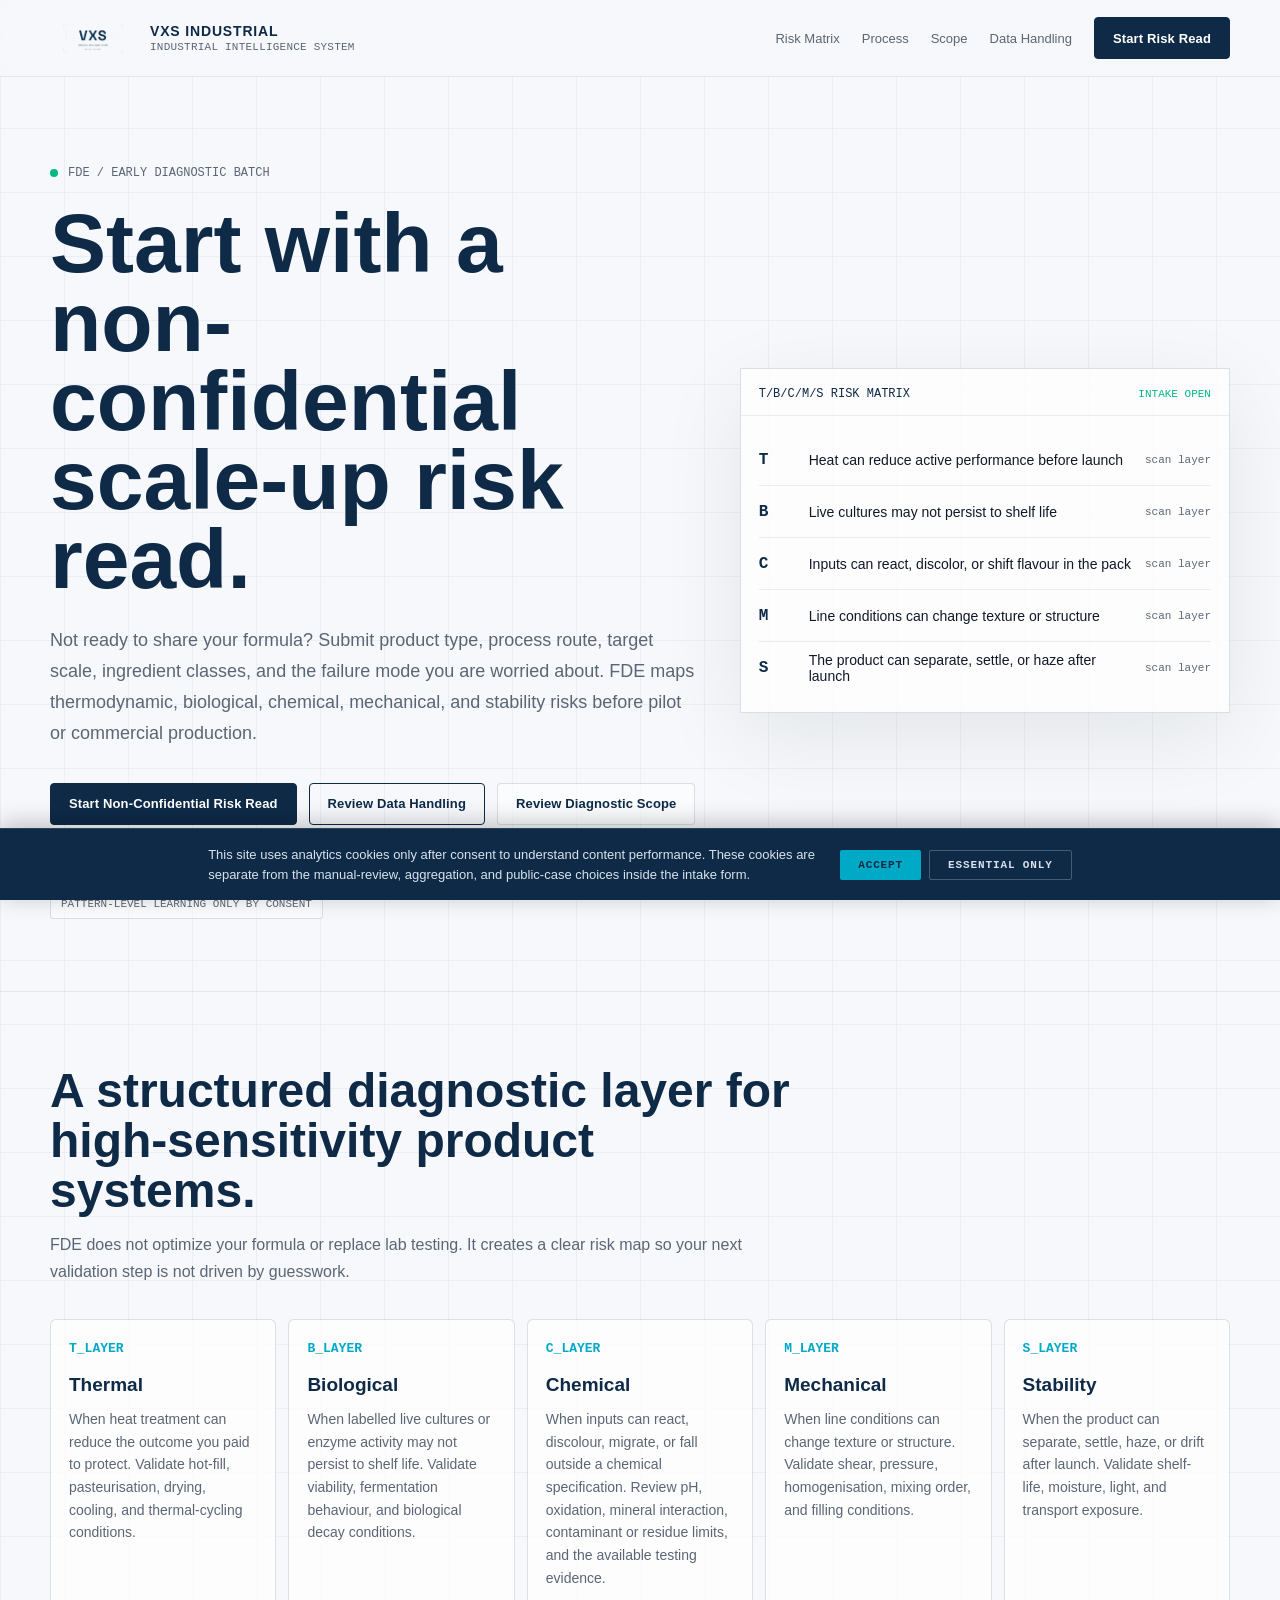
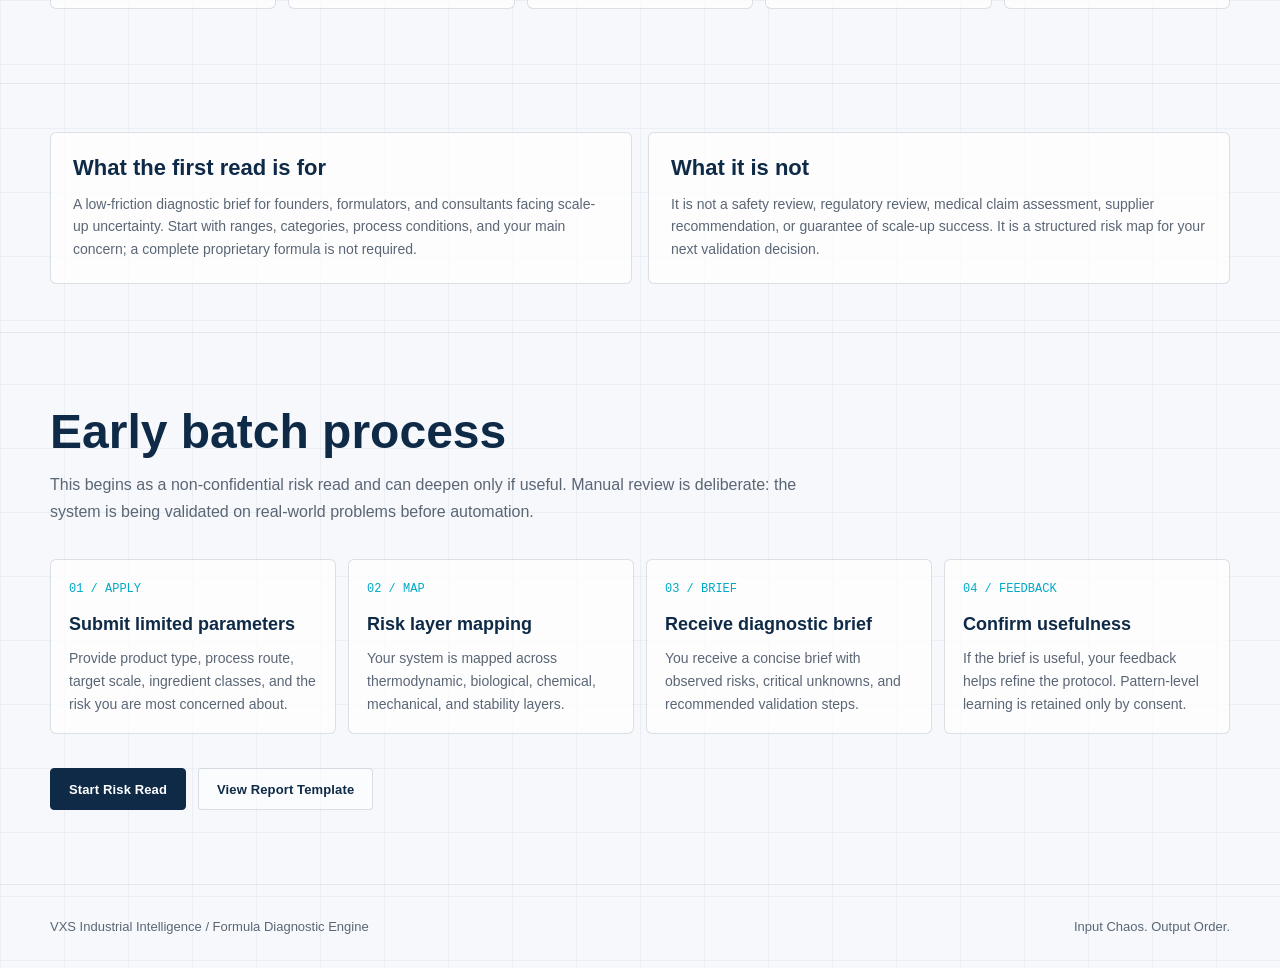
<file: index.html>
<!doctype html>
<html lang="en">
  <head>
    <meta charset="UTF-8" />
    <meta name="viewport" content="width=device-width, initial-scale=1.0" />
    <meta
      name="google-site-verification"
      content="2wrbkZlqLYXuWYV8L_KPEs2yA88-Ur84__uRXhDDz9E"
    />
    <title>Formula Diagnostic Engine | VXS Industrial Intelligence</title>
    <meta
      name="description"
      content="Start with a non-confidential formula and scale-up risk read. No full formula required for the FDE early diagnostic batch."
    />
    <link rel="canonical" href="https://fde.vxs.systems/" />
    <meta property="og:type" content="website" />
    <meta
      property="og:title"
      content="Formula Diagnostic Engine | VXS Industrial Intelligence"
    />
    <meta
      property="og:description"
      content="A non-confidential pre-production risk read for early-stage functional beverage, supplement, and nutritional product systems."
    />
    <meta property="og:url" content="https://fde.vxs.systems/" />
    <meta property="og:site_name" content="VXS Industrial Intelligence" />
    <meta
      property="og:image"
      content="https://fde.vxs.systems/assets/vxs_logo_mark_v2.3_transparent.png"
    />
    <meta name="twitter:card" content="summary_large_image" />
    <meta
      name="twitter:title"
      content="Formula Diagnostic Engine | VXS Industrial Intelligence"
    />
    <meta
      name="twitter:description"
      content="A non-confidential pre-production risk read for functional product systems."
    />
    <meta
      name="twitter:image"
      content="https://fde.vxs.systems/assets/vxs_logo_mark_v2.3_transparent.png"
    />
    <meta name="twitter:image:alt" content="VXS Industrial Intelligence logo" />
    <script type="application/ld+json">
      {
        "@context": "https://schema.org",
        "@graph": [
          {
            "@type": "Organization",
            "@id": "https://vxs.systems/#organization",
            "name": "VXS Industrial Intelligence",
            "url": "https://vxs.systems/",
            "logo": "https://vxs.systems/assets/vxs_logo_mark_v2.3_transparent.png"
          },
          {
            "@type": "WebSite",
            "@id": "https://fde.vxs.systems/#website",
            "url": "https://fde.vxs.systems/",
            "name": "Formula Diagnostic Engine",
            "publisher": { "@id": "https://vxs.systems/#organization" }
          },
          {
            "@type": "Service",
            "name": "Formula Diagnostic Engine",
            "url": "https://fde.vxs.systems/",
            "description": "A protocol-assisted, non-confidential pre-production risk read for early-stage functional beverage, supplement, and nutritional product systems.",
            "provider": { "@id": "https://vxs.systems/#organization" },
            "areaServed": "Global"
          }
        ]
      }
    </script>
    <link rel="stylesheet" href="styles.css" />
    <script src="gdpr.js" defer></script>
  </head>
  <body>
    <header class="site-header">
      <div class="shell nav">
        <a
          class="brand"
          href="https://vxs.systems/"
          aria-label="VXS Industrial Intelligence"
        >
          <img
            class="brand-mark"
            src="assets/vxs_logo_mark_v2.3_transparent.png"
            alt="VXS"
          />
          <span class="brand-text">
            <span class="brand-name">VXS INDUSTRIAL</span>
            <span class="brand-system">INDUSTRIAL INTELLIGENCE SYSTEM</span>
          </span>
        </a>
        <nav class="nav-links" aria-label="Primary">
          <a href="#risk-matrix">Risk Matrix</a>
          <a href="#process">Process</a>
          <a href="diagnostic-scope.html">Scope</a>
          <a href="privacy.html">Data Handling</a>
          <a class="button" href="intake.html">Start Risk Read</a>
        </nav>
      </div>
    </header>

    <main>
      <section class="hero">
        <div class="shell hero-grid">
          <div>
            <div class="eyebrow">FDE / EARLY DIAGNOSTIC BATCH</div>
            <h1>Start with a non-confidential scale-up risk read.</h1>
            <p class="lead">
              Not ready to share your formula? Submit product type, process
              route, target scale, ingredient classes, and the failure mode you
              are worried about. FDE maps thermodynamic, biological, chemical,
              mechanical, and stability risks before pilot or commercial
              production.
            </p>
            <div class="hero-actions">
              <a class="button" href="intake.html"
                >Start Non-Confidential Risk Read</a
              >
              <a class="button secondary" href="privacy.html"
                >Review Data Handling</a
              >
              <a class="button ghost" href="diagnostic-scope.html"
                >Review Diagnostic Scope</a
              >
            </div>
            <div class="note-row">
              <span class="tag">NO PAYMENT</span>
              <span class="tag">NO FULL FORMULA REQUIRED</span>
              <span class="tag">MANUAL PROTOCOL REVIEW</span>
              <span class="tag">PATTERN-LEVEL LEARNING ONLY BY CONSENT</span>
            </div>
          </div>
          <aside class="diagnostic-panel" aria-label="T/B/C/M/S risk matrix">
            <div class="panel-header">
              <span class="panel-title">T/B/C/M/S RISK MATRIX</span>
              <span class="status-pill">INTAKE OPEN</span>
            </div>
            <div class="risk-stack">
              <div class="risk-row">
                <span class="risk-code">T</span>
                <span class="risk-name"
                  >Heat can reduce active performance before launch</span
                >
                <span class="risk-state">scan layer</span>
              </div>
              <div class="risk-row">
                <span class="risk-code">B</span>
                <span class="risk-name"
                  >Live cultures may not persist to shelf life</span
                >
                <span class="risk-state">scan layer</span>
              </div>
              <div class="risk-row">
                <span class="risk-code">C</span>
                <span class="risk-name"
                  >Inputs can react, discolor, or shift flavour in the
                  pack</span
                >
                <span class="risk-state">scan layer</span>
              </div>
              <div class="risk-row">
                <span class="risk-code">M</span>
                <span class="risk-name"
                  >Line conditions can change texture or structure</span
                >
                <span class="risk-state">scan layer</span>
              </div>
              <div class="risk-row">
                <span class="risk-code">S</span>
                <span class="risk-name"
                  >The product can separate, settle, or haze after launch</span
                >
                <span class="risk-state">scan layer</span>
              </div>
            </div>
          </aside>
        </div>
      </section>

      <section class="section" id="risk-matrix">
        <div class="shell">
          <div class="section-heading">
            <h2>
              A structured diagnostic layer for high-sensitivity product
              systems.
            </h2>
            <p>
              FDE does not optimize your formula or replace lab testing. It
              creates a clear risk map so your next validation step is not
              driven by guesswork.
            </p>
          </div>
          <div class="matrix">
            <article class="matrix-card">
              <span class="matrix-code">T_LAYER</span>
              <h3>Thermal</h3>
              <p>
                When heat treatment can reduce the outcome you paid to protect.
                Validate hot-fill, pasteurisation, drying, cooling, and thermal-cycling conditions.
              </p>
            </article>
            <article class="matrix-card">
              <span class="matrix-code">B_LAYER</span>
              <h3>Biological</h3>
              <p>
                When labelled live cultures or enzyme activity may not persist to shelf life.
                Validate viability, fermentation behaviour, and biological decay conditions.
              </p>
            </article>
            <article class="matrix-card">
              <span class="matrix-code">C_LAYER</span>
              <h3>Chemical</h3>
              <p>
                When inputs can react, discolour, migrate, or fall outside a chemical specification.
                Review pH, oxidation, mineral interaction, contaminant or residue limits, and the available testing evidence.
              </p>
            </article>
            <article class="matrix-card">
              <span class="matrix-code">M_LAYER</span>
              <h3>Mechanical</h3>
              <p>
                When line conditions can change texture or structure.
                Validate shear, pressure, homogenisation, mixing order, and filling conditions.
              </p>
            </article>
            <article class="matrix-card">
              <span class="matrix-code">S_LAYER</span>
              <h3>Stability</h3>
              <p>
                When the product can separate, settle, haze, or drift after launch.
                Validate shelf-life, moisture, light, and transport exposure.
              </p>
            </article>
          </div>
        </div>
      </section>

      <section class="section compact">
        <div class="shell two-col">
          <article class="text-card">
            <h3>What the first read is for</h3>
            <p>
              A low-friction diagnostic brief for founders, formulators, and
              consultants facing scale-up uncertainty. Start with ranges,
              categories, process conditions, and your main concern; a complete
              proprietary formula is not required.
            </p>
          </article>
          <article class="text-card">
            <h3>What it is not</h3>
            <p>
              It is not a safety review, regulatory review, medical claim
              assessment, supplier recommendation, or guarantee of scale-up
              success. It is a structured risk map for your next validation
              decision.
            </p>
          </article>
        </div>
      </section>

      <section class="section" id="process">
        <div class="shell">
          <div class="section-heading">
            <h2>Early batch process</h2>
            <p>
              This begins as a non-confidential risk read and can deepen only if
              useful. Manual review is deliberate: the system is being validated
              on real-world problems before automation.
            </p>
          </div>
          <div class="process">
            <article class="process-step">
              <span class="step-index">01 / APPLY</span>
              <h3>Submit limited parameters</h3>
              <p>
                Provide product type, process route, target scale, ingredient
                classes, and the risk you are most concerned about.
              </p>
            </article>
            <article class="process-step">
              <span class="step-index">02 / MAP</span>
              <h3>Risk layer mapping</h3>
              <p>
                Your system is mapped across thermodynamic, biological,
                chemical, mechanical, and stability layers.
              </p>
            </article>
            <article class="process-step">
              <span class="step-index">03 / BRIEF</span>
              <h3>Receive diagnostic brief</h3>
              <p>
                You receive a concise brief with observed risks, critical
                unknowns, and recommended validation steps.
              </p>
            </article>
            <article class="process-step">
              <span class="step-index">04 / FEEDBACK</span>
              <h3>Confirm usefulness</h3>
              <p>
                If the brief is useful, your feedback helps refine the protocol.
                Pattern-level learning is retained only by consent.
              </p>
            </article>
          </div>
          <div class="hero-actions">
            <a class="button" href="intake.html">Start Risk Read</a>
            <a class="button ghost" href="brief-template.html"
              >View Report Template</a
            >
          </div>
        </div>
      </section>
    </main>

    <footer class="site-footer">
      <div class="shell footer-grid">
        <span
          ><a href="https://vxs.systems/">VXS Industrial Intelligence</a> /
          Formula Diagnostic Engine</span
        >
        <span>Input Chaos. Output Order.</span>
      </div>
    </footer>
  </body>
</html>
</file>
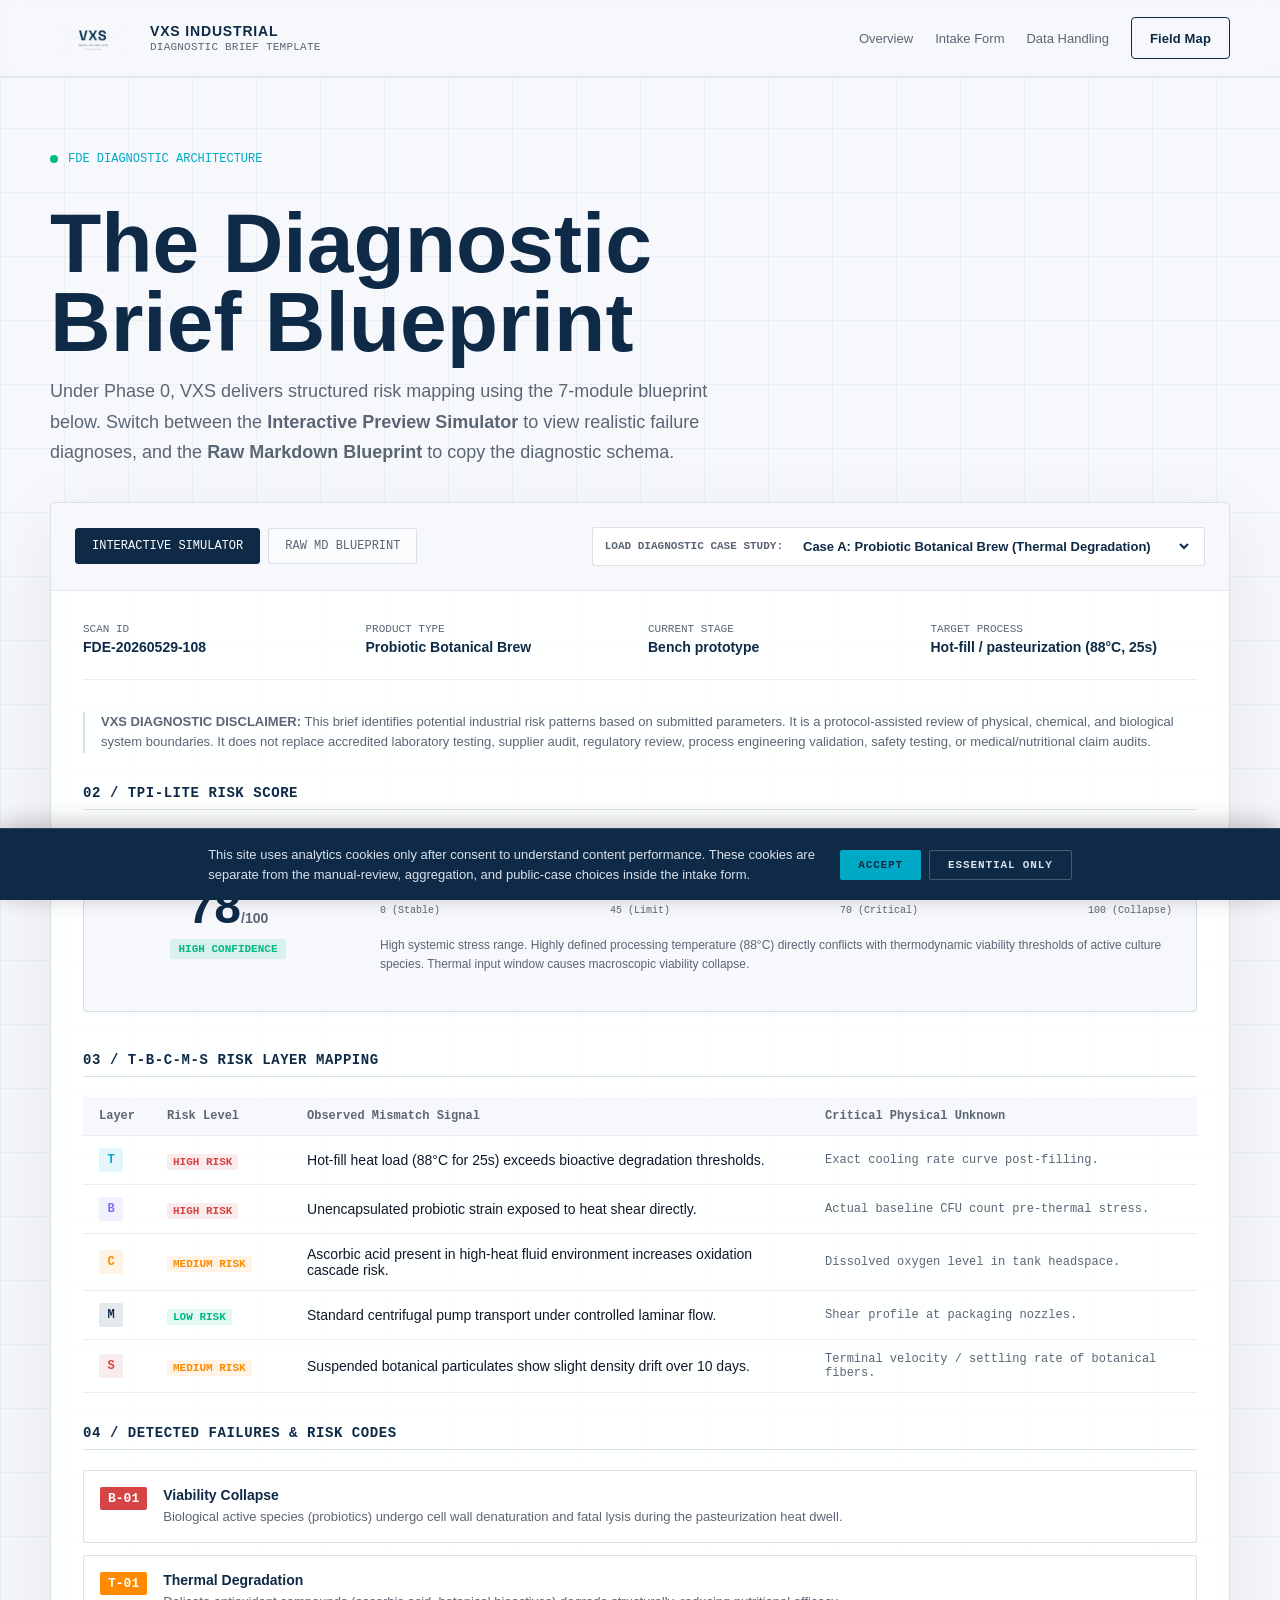
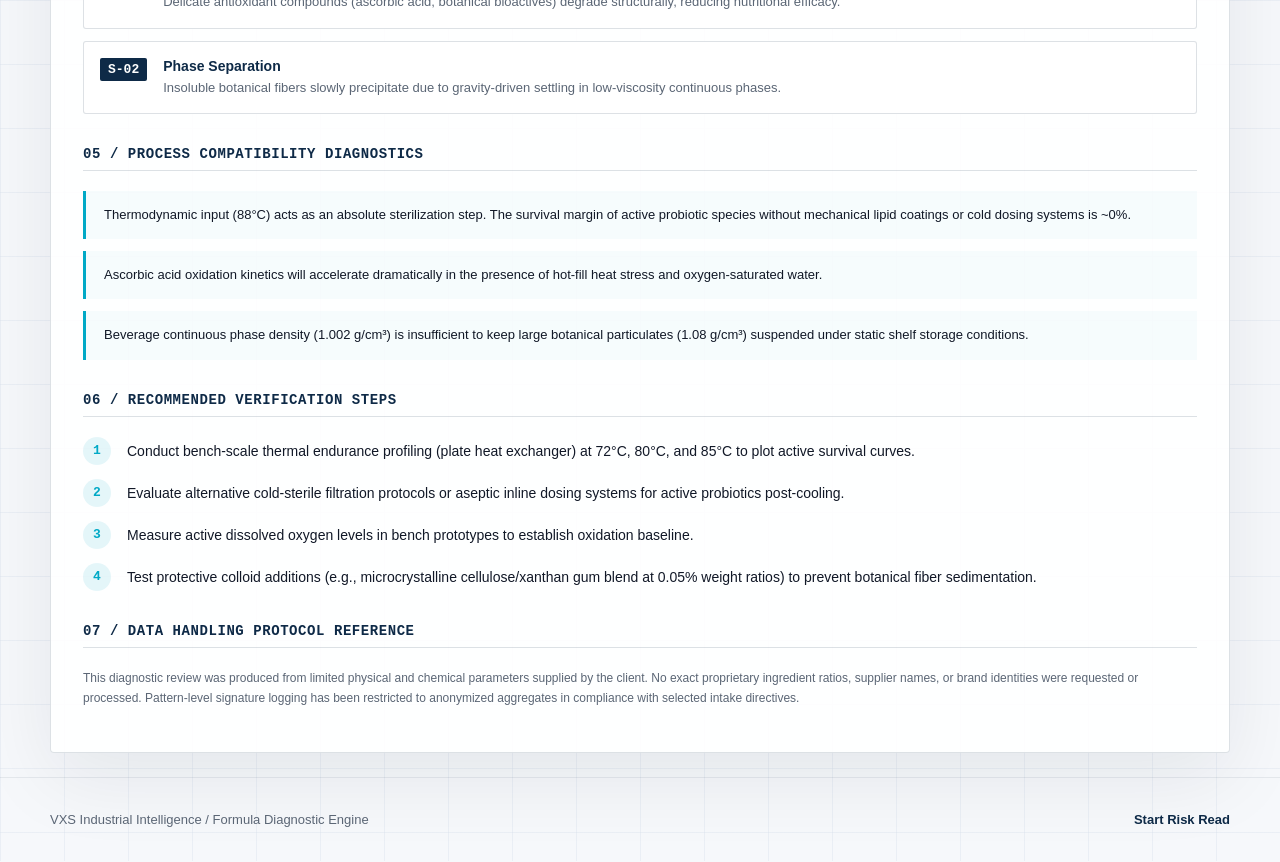
<file: brief-template.html>
<!DOCTYPE html>
<html lang="en">
<head>
  <meta charset="UTF-8">
  <meta name="viewport" content="width=device-width, initial-scale=1.0">
  <title>Diagnostic Brief Template | VXS Industrial Intelligence</title>
  <meta name="description" content="View the structured risk-mapping format used in the VXS Formula Diagnostic Engine.">
  <meta name="robots" content="noindex,follow">
  <link rel="canonical" href="https://fde.vxs.systems/brief-template.html">
  <meta property="og:type" content="website">
  <meta property="og:title" content="Diagnostic Brief Template | VXS Industrial Intelligence">
  <meta property="og:description" content="View the structured risk-mapping format used in the VXS Formula Diagnostic Engine.">
  <meta property="og:url" content="https://fde.vxs.systems/brief-template.html">
  <meta property="og:site_name" content="VXS Industrial Intelligence">
  <meta property="og:image" content="https://fde.vxs.systems/assets/vxs_logo_mark_v2.3_transparent.png">
  <meta name="twitter:card" content="summary_large_image">
  <meta name="twitter:title" content="Diagnostic Brief Template | VXS Industrial Intelligence">
  <meta name="twitter:description" content="View the structured risk-mapping format used in the VXS Formula Diagnostic Engine.">
  <meta name="twitter:image" content="https://fde.vxs.systems/assets/vxs_logo_mark_v2.3_transparent.png">
  <meta name="twitter:image:alt" content="VXS Industrial Intelligence logo">
  <script type="application/ld+json">
  {
    "@context": "https://schema.org",
    "@type": "WebPage",
    "name": "Diagnostic Brief Template",
    "url": "https://fde.vxs.systems/brief-template.html",
    "isPartOf": { "@id": "https://fde.vxs.systems/#website" }
  }
  </script>
  <link rel="stylesheet" href="styles.css">
  <script src="gdpr.js" defer></script>
  <style>
    /* Dashboard-specific styling to maintain Sterile Industrial Intelligence aesthetic */
    .dashboard-container {
      margin-top: 32px;
      border: 1px solid var(--border);
      background: rgba(255, 255, 255, 0.88);
      border-radius: 4px;
      box-shadow: var(--shadow);
      overflow: hidden;
    }

    .dashboard-header {
      padding: 24px;
      border-bottom: 1px solid var(--soft-border);
      background: var(--industrial-white);
      display: flex;
      justify-content: space-between;
      align-items: center;
      flex-wrap: wrap;
      gap: 16px;
    }

    .dashboard-tabs {
      display: flex;
      gap: 8px;
    }

    .tab-btn {
      padding: 10px 16px;
      border: 1px solid var(--border);
      border-radius: 3px;
      background: rgba(255, 255, 255, 0.6);
      color: var(--structural-gray);
      font-family: "IBM Plex Mono", monospace;
      font-size: 12px;
      font-weight: 500;
      cursor: pointer;
      transition: all 0.2s ease;
    }

    .tab-btn.active {
      background: var(--system-navy);
      color: #fff;
      border-color: var(--system-navy);
    }

    .tab-btn:hover:not(.active) {
      background: rgba(255, 255, 255, 0.9);
      color: var(--system-navy);
    }

    .scenario-selector {
      display: flex;
      align-items: center;
      gap: 12px;
      background: #fff;
      padding: 6px 12px;
      border: 1px solid var(--border);
      border-radius: 3px;
    }

    .scenario-selector label {
      margin-bottom: 0;
      font-family: "IBM Plex Mono", monospace;
      font-size: 11px;
      color: var(--structural-gray);
      white-space: nowrap;
    }

    .scenario-selector select {
      border: 0;
      background: transparent;
      padding: 4px 24px 4px 4px;
      font-family: "IBM Plex Sans", sans-serif;
      font-size: 13px;
      font-weight: 600;
      color: var(--system-navy);
      cursor: pointer;
      outline: none;
    }

    .dashboard-body {
      padding: 32px;
      min-height: 500px;
    }

    .dashboard-view {
      display: none;
    }

    .dashboard-view.active {
      display: block;
    }

    /* Interactive Preview Styles */
    .report-meta-grid {
      display: grid;
      grid-template-columns: repeat(4, 1fr);
      gap: 16px;
      margin-bottom: 32px;
      border-bottom: 1px solid var(--soft-border);
      padding-bottom: 24px;
    }

    .meta-item {
      display: grid;
      gap: 4px;
    }

    .meta-label {
      font-family: "IBM Plex Mono", monospace;
      font-size: 11px;
      color: var(--structural-gray);
      text-transform: uppercase;
    }

    .meta-value {
      font-size: 14px;
      font-weight: 600;
      color: var(--system-navy);
    }

    .disclaimer-box {
      border-left: 2px solid var(--border);
      padding-left: 16px;
      margin-bottom: 32px;
      color: var(--structural-gray);
      font-size: 13px;
      line-height: 1.6;
    }

    /* Score Meter styling */
    .score-section {
      display: grid;
      grid-template-columns: 240px 1fr;
      gap: 32px;
      align-items: center;
      margin-bottom: 40px;
      padding: 24px;
      background: var(--industrial-white);
      border: 1px solid var(--border);
      border-radius: 4px;
    }

    .score-circle-container {
      display: flex;
      flex-direction: column;
      align-items: center;
      gap: 8px;
    }

    .score-display {
      font-family: "Space Grotesk", sans-serif;
      font-size: 48px;
      font-weight: 700;
      color: var(--system-navy);
      line-height: 1;
    }

    .score-scale {
      font-size: 14px;
      color: var(--structural-gray);
    }

    .confidence-badge {
      font-family: "IBM Plex Mono", monospace;
      font-size: 11px;
      padding: 4px 8px;
      border-radius: 2px;
      font-weight: 600;
    }

    .confidence-high { background: rgba(0, 184, 132, 0.12); color: var(--signal-mint); }
    .confidence-medium { background: rgba(255, 138, 0, 0.12); color: var(--hazard-amber); }
    .confidence-low { background: rgba(214, 69, 69, 0.12); color: var(--failure-red); }

    .meter-container {
      display: grid;
      gap: 12px;
    }

    .meter-label-row {
      display: flex;
      justify-content: space-between;
      font-family: "IBM Plex Mono", monospace;
      font-size: 12px;
    }

    .meter-bar-bg {
      height: 12px;
      background: var(--grid-gray);
      border-radius: 6px;
      overflow: hidden;
      position: relative;
    }

    .meter-bar-fill {
      height: 100%;
      width: 0%;
      border-radius: 6px;
      transition: width 0.6s cubic-bezier(0.1, 0.8, 0.3, 1), background-color 0.4s ease;
    }

    .meter-regions {
      display: flex;
      justify-content: space-between;
      font-family: "IBM Plex Mono", monospace;
      font-size: 10px;
      color: var(--structural-gray);
    }

    /* Risk Matrix Layout */
    .report-section-title {
      font-family: "IBM Plex Mono", monospace;
      font-size: 14px;
      font-weight: 700;
      letter-spacing: 0.04em;
      color: var(--system-navy);
      margin-bottom: 20px;
      display: flex;
      align-items: center;
      gap: 8px;
      border-bottom: 1px solid var(--border);
      padding-bottom: 8px;
    }

    .report-table {
      width: 100%;
      border-collapse: collapse;
      margin-bottom: 32px;
      text-align: left;
    }

    .report-table th,
    .report-table td {
      padding: 12px 16px;
      border-bottom: 1px solid var(--soft-border);
      font-size: 14px;
    }

    .report-table th {
      font-family: "IBM Plex Mono", monospace;
      font-size: 12px;
      color: var(--structural-gray);
      font-weight: 600;
      background: var(--industrial-white);
    }

    .layer-badge {
      font-family: "IBM Plex Mono", monospace;
      font-weight: 700;
      font-size: 12px;
      display: inline-block;
      width: 24px;
      height: 24px;
      line-height: 24px;
      text-align: center;
      border-radius: 2px;
    }

    .layer-T { background: rgba(0, 169, 198, 0.1); color: var(--precision-cyan); }
    .layer-B { background: rgba(124, 111, 246, 0.1); color: #7c6ff6; }
    .layer-C { background: rgba(255, 138, 0, 0.1); color: var(--hazard-amber); }
    .layer-M { background: rgba(14, 42, 71, 0.1); color: var(--system-navy); }
    .layer-S { background: rgba(214, 69, 69, 0.1); color: var(--failure-red); }

    .status-badge {
      font-family: "IBM Plex Mono", monospace;
      font-size: 11px;
      font-weight: 600;
      padding: 2px 6px;
      border-radius: 2px;
    }

    .status-low { background: rgba(0, 184, 132, 0.1); color: var(--signal-mint); }
    .status-medium { background: rgba(255, 138, 0, 0.1); color: var(--hazard-amber); }
    .status-high { background: rgba(214, 69, 69, 0.1); color: var(--failure-red); }
    .status-unknown { background: var(--grid-gray); color: var(--structural-gray); }

    /* Risk codes */
    .risk-code-list {
      display: grid;
      gap: 12px;
      margin-bottom: 32px;
    }

    .risk-code-item {
      padding: 16px;
      border: 1px solid var(--border);
      border-radius: 3px;
      background: #fff;
      display: flex;
      gap: 16px;
      align-items: start;
    }

    .code-tag {
      font-family: "IBM Plex Mono", monospace;
      font-weight: 700;
      font-size: 13px;
      padding: 4px 8px;
      background: var(--system-navy);
      color: #fff;
      border-radius: 2px;
      white-space: nowrap;
    }

    .code-tag.high { background: var(--failure-red); }
    .code-tag.medium { background: var(--hazard-amber); }

    .code-details {
      display: grid;
      gap: 4px;
    }

    .code-title {
      font-weight: 700;
      font-size: 14px;
      color: var(--system-navy);
    }

    .code-desc {
      font-size: 13px;
      color: var(--structural-gray);
      line-height: 1.5;
    }

    /* Process Compatibility Card Stack */
    .notes-stack {
      display: grid;
      gap: 12px;
      margin-bottom: 32px;
    }

    .note-item {
      padding: 14px 18px;
      border-left: 3px solid var(--precision-cyan);
      background: rgba(0, 169, 198, 0.03);
      font-size: 13px;
      color: var(--graphite);
      line-height: 1.55;
    }

    /* Verification Steps List */
    .steps-list {
      display: grid;
      gap: 14px;
      margin-bottom: 32px;
      padding-left: 0;
      list-style-type: none;
    }

    .step-item {
      display: flex;
      gap: 16px;
      align-items: flex-start;
    }

    .step-num {
      font-family: "IBM Plex Mono", monospace;
      font-weight: 700;
      font-size: 13px;
      color: var(--precision-cyan);
      background: rgba(0, 169, 198, 0.1);
      width: 28px;
      height: 28px;
      line-height: 28px;
      text-align: center;
      border-radius: 50%;
      flex-shrink: 0;
    }

    .step-text {
      font-size: 14px;
      color: var(--graphite);
      line-height: 1.6;
      padding-top: 3px;
    }

    /* Code View Styles */
    .code-display-wrapper {
      position: relative;
    }

    .copy-btn {
      position: absolute;
      top: 12px;
      right: 12px;
      background: rgba(14, 42, 71, 0.88);
      color: #fff;
      border: 0;
      padding: 6px 12px;
      font-family: "IBM Plex Mono", monospace;
      font-size: 11px;
      font-weight: 600;
      border-radius: 2px;
      cursor: pointer;
      transition: background 0.2s ease;
    }

    .copy-btn:hover {
      background: var(--precision-cyan);
    }

    .markdown-code-block {
      margin: 0;
      padding: 24px;
      background: #0f172a;
      color: #e2e8f0;
      border-radius: 4px;
      font-family: "IBM Plex Mono", monospace;
      font-size: 13px;
      line-height: 1.6;
      overflow-x: auto;
      white-space: pre;
    }

    /* Media queries for dashboard spacing */
    @media (max-width: 768px) {
      .report-meta-grid {
        grid-template-columns: repeat(2, 1fr);
      }
      .score-section {
        grid-template-columns: 1fr;
        text-align: center;
      }
      .dashboard-body {
        padding: 20px;
      }
    }
  </style>
</head>
<body>
  <header class="site-header">
    <div class="shell nav">
      <a class="brand" href="index.html" aria-label="VXS Industrial Intelligence">
        <img class="brand-mark" src="assets/vxs_logo_mark_v2.3_transparent.png" alt="VXS">
        <span class="brand-text">
          <span class="brand-name">VXS INDUSTRIAL</span>
          <span class="brand-system">DIAGNOSTIC BRIEF TEMPLATE</span>
        </span>
      </a>
      <nav class="nav-links" aria-label="Primary">
        <a href="index.html">Overview</a>
        <a href="intake.html">Intake Form</a>
        <a href="privacy.html">Data Handling</a>
        <a class="button secondary" href="field-map.html">Field Map</a>
      </nav>
    </div>
  </header>

  <main>
    <section class="section" style="padding-bottom: 24px;">
      <div class="shell">
        <div class="section-heading">
          <div class="eyebrow" style="color: var(--precision-cyan);">FDE DIAGNOSTIC ARCHITECTURE</div>
          <h1>The Diagnostic Brief Blueprint</h1>
          <p class="lead">Under Phase 0, VXS delivers structured risk mapping using the 7-module blueprint below. Switch between the <strong>Interactive Preview Simulator</strong> to view realistic failure diagnoses, and the <strong>Raw Markdown Blueprint</strong> to copy the diagnostic schema.</p>
        </div>

        <div class="dashboard-container">
          <div class="dashboard-header">
            <div class="dashboard-tabs">
              <button class="tab-btn active" onclick="switchTab('interactive')">INTERACTIVE SIMULATOR</button>
              <button class="tab-btn" onclick="switchTab('raw')">RAW MD BLUEPRINT</button>
            </div>
            
            <div class="scenario-selector" id="scenario-wrapper">
              <label for="scenario">LOAD DIAGNOSTIC CASE STUDY:</label>
              <select id="scenario" onchange="loadScenario(this.value)">
                <option value="probiotic">Case A: Probiotic Botanical Brew (Thermal Degradation)</option>
                <option value="adaptogen">Case B: Adaptogen Emulsion (High-Shear Separation)</option>
                <option value="protein">Case C: Acidic Protein Suspension (pH Precipitation)</option>
              </select>
            </div>
          </div>

          <div class="dashboard-body">
            <!-- TAB 1: INTERACTIVE SIMULATOR -->
            <div id="view-interactive" class="dashboard-view active">
              
              <!-- Report Meta -->
              <div class="report-meta-grid">
                <div class="meta-item">
                  <span class="meta-label">Scan ID</span>
                  <span class="meta-value" id="brief-id">FDE-20260529-001</span>
                </div>
                <div class="meta-item">
                  <span class="meta-label">Product Type</span>
                  <span class="meta-value" id="brief-type">Probiotic Beverage</span>
                </div>
                <div class="meta-item">
                  <span class="meta-label">Current Stage</span>
                  <span class="meta-value" id="brief-stage">Bench prototype</span>
                </div>
                <div class="meta-item">
                  <span class="meta-label">Target Process</span>
                  <span class="meta-value" id="brief-process">Hot-fill / pasteurization</span>
                </div>
              </div>

              <!-- Disclaimer -->
              <div class="disclaimer-box">
                <strong>VXS DIAGNOSTIC DISCLAIMER:</strong> This brief identifies potential industrial risk patterns based on submitted parameters. It is a protocol-assisted review of physical, chemical, and biological system boundaries. It does not replace accredited laboratory testing, supplier audit, regulatory review, process engineering validation, safety testing, or medical/nutritional claim audits.
              </div>

              <!-- Section 02 / TPI-Lite Risk Score -->
              <div class="report-section-title">
                <span>02 / TPI-LITE RISK SCORE</span>
              </div>
              <div class="score-section">
                <div class="score-circle-container">
                  <div class="score-display"><span id="brief-score">78</span><span class="score-scale">/100</span></div>
                  <span class="confidence-badge confidence-high" id="brief-confidence-badge">HIGH CONFIDENCE</span>
                </div>
                <div class="meter-container">
                  <div class="meter-label-row">
                    <span style="color: var(--system-navy); font-weight: bold;">Systemic Stress Level</span>
                    <span id="brief-score-text" style="color: var(--failure-red); font-weight: bold;">High Risk Range</span>
                  </div>
                  <div class="meter-bar-bg">
                    <div class="meter-bar-fill" id="brief-meter-bar" style="width: 78%; background: var(--failure-red);"></div>
                  </div>
                  <div class="meter-regions">
                    <span>0 (Stable)</span>
                    <span>45 (Limit)</span>
                    <span>70 (Critical)</span>
                    <span>100 (Collapse)</span>
                  </div>
                  <p class="fine-print" style="margin-top: 8px;" id="brief-score-interpretation">
                    Confidence assessment driven by complete processing thermal window parameters. High thermal input conflicts with active system thermodynamic boundaries.
                  </p>
                </div>
              </div>

              <!-- Section 03 / T-B-C-M-S Risk Layer Mapping -->
              <div class="report-section-title">
                <span>03 / T-B-C-M-S RISK LAYER MAPPING</span>
              </div>
              <table class="report-table">
                <thead>
                  <tr>
                    <th style="width: 60px;">Layer</th>
                    <th style="width: 140px;">Risk Level</th>
                    <th>Observed Mismatch Signal</th>
                    <th>Critical Physical Unknown</th>
                  </tr>
                </thead>
                <tbody id="brief-table-body">
                  <!-- Generated via javascript -->
                </tbody>
              </table>

              <!-- Section 04 / Detected Risk Codes -->
              <div class="report-section-title">
                <span>04 / DETECTED FAILURES & RISK CODES</span>
              </div>
              <div class="risk-code-list" id="brief-codes-list">
                <!-- Generated via javascript -->
              </div>

              <!-- Section 05 / Process Compatibility Notes -->
              <div class="report-section-title">
                <span>05 / PROCESS COMPATIBILITY DIAGNOSTICS</span>
              </div>
              <div class="notes-stack" id="brief-notes-stack">
                <!-- Generated via javascript -->
              </div>

              <!-- Section 06 / Recommended Verification Steps -->
              <div class="report-section-title">
                <span>06 / RECOMMENDED VERIFICATION STEPS</span>
              </div>
              <ul class="steps-list" id="brief-steps-list">
                <!-- Generated via javascript -->
              </ul>

              <!-- Section 07 / Data Security Statement -->
              <div class="report-section-title">
                <span>07 / DATA HANDLING PROTOCOL REFERENCE</span>
              </div>
              <p class="fine-print" style="line-height: 1.7;">
                This diagnostic review was produced from limited physical and chemical parameters supplied by the client. No exact proprietary ingredient ratios, supplier names, or brand identities were requested or processed. Pattern-level signature logging has been restricted to anonymized aggregates in compliance with selected intake directives.
              </p>

            </div>

            <!-- TAB 2: RAW MD BLUEPRINT -->
            <div id="view-raw" class="dashboard-view">
              <div class="code-display-wrapper">
                <button class="copy-btn" onclick="copyBlueprint()">COPY BLUEPRINT</button>
                <pre class="markdown-code-block"><code id="raw-markdown-content"># VXS Diagnostic Brief Template
## Formula Diagnostic Engine / Phase 0

**Scan ID**: FDE-YYYYMMDD-XXX  
**Product Type**: [Functional beverage / supplement / etc.]  
**Stage**: [Bench / pre-pilot / pilot planned / etc.]  
**Target Scale**: [Scale band]  
**Review Type**: Protocol-assisted manual review  
**Disclaimer**: This brief is a structured risk map. It is not a safety review, regulatory review, medical claim review, laboratory test, or guarantee of scale-up success.

---

## 01 / System Snapshot

| Parameter | User Input |
| --- | --- |
| Product type | [input] |
| Current stage | [input] |
| Target scale | [input] |
| Primary process | [input] |
| Ingredient count range | [input] |
| Sensitive system flags | [input] |
| Main concern | [input] |

---

## 02 / TPI-Lite Risk Score

**Preliminary Score Band**: [0-25 / 26-45 / 46-65 / 66-85 / 86-100]  
**Confidence Level**: [Low / Medium / High]  
**Reason for Confidence Level**: [data completeness, stage, missing parameters]

Interpretation:
[3-5 sentences. Neutral and technical. No fear-based language.]

---

## 03 / T-B-C-M-S Risk Layer Mapping

| Layer | Risk Status | Observed Signal | Critical Unknown |
| --- | --- | --- | --- |
| T / Thermodynamic | [Low / Medium / High / Unknown] | [signal] | [unknown] |
| B / Biological | [Low / Medium / High / Unknown] | [signal] | [unknown] |
| C / Chemical | [Low / Medium / High / Unknown] | [signal] | [unknown] |
| M / Mechanical | [Low / Medium / High / Unknown] | [signal] | [unknown] |
| S / Stability | [Low / Medium / High / Unknown] | [signal] | [unknown] |

---

## 04 / Detected Risk Codes

Example:
- `T-01 / Thermal Degradation`: [why it may apply]
- `B-01 / Living System Scale Fragility`: [why it may apply]
- `S-02 / Moisture Migration`: [why it may apply]

Only include codes that can be supported by submitted data.

---

## 05 / Process Compatibility Notes

Summarize where the product system and process route may diverge:
- [Compatibility note 1]
- [Compatibility note 2]
- [Compatibility note 3]

---

## 06 / Recommended Verification Steps

These are next validation questions, not final solutions.
1. [Validation step]
2. [Validation step]
3. [Validation step]
4. [Optional validation step]
5. [Optional validation step]

---

## 07 / Data Handling Note

This diagnostic brief was produced from limited parameters supplied by the user. No full formula or exact ratios were required. Pattern-level retention is governed by the consent selected during intake.</code></pre>
              </div>
            </div>

          </div>
        </div>

      </div>
    </section>
  </main>

  <footer class="site-footer">
    <div class="shell footer-grid">
      <span>VXS Industrial Intelligence / Formula Diagnostic Engine</span>
      <a href="intake.html" style="font-weight: bold; color: var(--system-navy);">Start Risk Read</a>
    </div>
  </footer>

  <script>
    // Tab Switching Logic
    function switchTab(tabId) {
      document.querySelectorAll('.tab-btn').forEach(btn => btn.classList.remove('active'));
      document.querySelectorAll('.dashboard-view').forEach(view => view.classList.remove('active'));
      
      const scenarioWrapper = document.getElementById('scenario-wrapper');
      
      if (tabId === 'interactive') {
        document.querySelectorAll('.tab-btn')[0].classList.add('active');
        document.getElementById('view-interactive').classList.add('active');
        scenarioWrapper.style.display = 'flex';
      } else {
        document.querySelectorAll('.tab-btn')[1].classList.add('active');
        document.getElementById('view-raw').classList.add('active');
        scenarioWrapper.style.display = 'none';
      }
    }

    // Scenarios Database for Interactive Simulator
    const scenarios = {
      probiotic: {
        id: "FDE-20260529-108",
        type: "Probiotic Botanical Brew",
        stage: "Bench prototype",
        process: "Hot-fill / pasteurization (88°C, 25s)",
        score: 78,
        confidence: "HIGH",
        interpretation: "High systemic stress range. Highly defined processing temperature (88°C) directly conflicts with thermodynamic viability thresholds of active culture species. Thermal input window causes macroscopic viability collapse.",
        table: [
          { layer: "T", layerName: "Thermodynamic", status: "high", signal: "Hot-fill heat load (88°C for 25s) exceeds bioactive degradation thresholds.", unknown: "Exact cooling rate curve post-filling." },
          { layer: "B", layerName: "Biological", status: "high", signal: "Unencapsulated probiotic strain exposed to heat shear directly.", unknown: "Actual baseline CFU count pre-thermal stress." },
          { layer: "C", layerName: "Chemical", status: "medium", signal: "Ascorbic acid present in high-heat fluid environment increases oxidation cascade risk.", unknown: "Dissolved oxygen level in tank headspace." },
          { layer: "M", layerName: "Mechanical", status: "low", signal: "Standard centrifugal pump transport under controlled laminar flow.", unknown: "Shear profile at packaging nozzles." },
          { layer: "S", layerName: "Stability", status: "medium", signal: "Suspended botanical particulates show slight density drift over 10 days.", unknown: "Terminal velocity / settling rate of botanical fibers." }
        ],
        codes: [
          { code: "B-01", title: "Viability Collapse", desc: "Biological active species (probiotics) undergo cell wall denaturation and fatal lysis during the pasteurization heat dwell.", severity: "high" },
          { code: "T-01", title: "Thermal Degradation", desc: "Delicate antioxidant compounds (ascorbic acid, botanical bioactives) degrade structurally, reducing nutritional efficacy.", severity: "medium" },
          { code: "S-02", title: "Phase Separation", desc: "Insoluble botanical fibers slowly precipitate due to gravity-driven settling in low-viscosity continuous phases." }
        ],
        notes: [
          "Thermodynamic input (88°C) acts as an absolute sterilization step. The survival margin of active probiotic species without mechanical lipid coatings or cold dosing systems is ~0%.",
          "Ascorbic acid oxidation kinetics will accelerate dramatically in the presence of hot-fill heat stress and oxygen-saturated water.",
          "Beverage continuous phase density (1.002 g/cm³) is insufficient to keep large botanical particulates (1.08 g/cm³) suspended under static shelf storage conditions."
        ],
        steps: [
          "Conduct bench-scale thermal endurance profiling (plate heat exchanger) at 72°C, 80°C, and 85°C to plot active survival curves.",
          "Evaluate alternative cold-sterile filtration protocols or aseptic inline dosing systems for active probiotics post-cooling.",
          "Measure active dissolved oxygen levels in bench prototypes to establish oxidation baseline.",
          "Test protective colloid additions (e.g., microcrystalline cellulose/xanthan gum blend at 0.05% weight ratios) to prevent botanical fiber sedimentation."
        ]
      },
      adaptogen: {
        id: "FDE-20260529-214",
        type: "Adaptogen Emulsion Drink",
        stage: "Pre-pilot validation",
        process: "High-shear mixing / homogenization",
        score: 62,
        confidence: "MEDIUM",
        interpretation: "Medium-critical systemic stress. High shear and high-pressure dispersion are mechanical stress triggers. Emulsion system lacks sufficient steric stabilizer volume to resist thermodynamic coalescence over time.",
        table: [
          { layer: "T", layerName: "Thermodynamic", status: "medium", signal: "Frictional heat generation during high-shear step exceeds lipid melting thresholds.", unknown: "Jacket cooling efficiency in industrial tank." },
          { layer: "B", layerName: "Biological", status: "low", signal: "Mushroom extracts (adaptogens) are pasteurized; no living systems present.", unknown: "Residual enzyme activity in botanical raw material." },
          { layer: "C", layerName: "Chemical", status: "low", signal: "Formula chemical pH (5.2) lies in highly stable range for adaptogen compounds.", unknown: "Specific trace metal ion impurities in water source." },
          { layer: "M", layerName: "Mechanical", status: "high", signal: "High-shear pump blades create localized cavitational shear stress.", unknown: "Homogenizer pressure and nozzle geometry at scale." },
          { layer: "S", layerName: "Stability", status: "high", signal: "Oily ring observed at neck of bench samples after 14-day storage.", unknown: "Zeta potential of lipid droplets under varying pH." }
        ],
        codes: [
          { code: "S-02", title: "Phase Separation (Creaming)", desc: "Lipid droplets undergo coalescence and rise to the surface due to buoyancy drift, visible as oil ring formation.", severity: "high" },
          { code: "M-01", title: "Shear Damage / Overprocessing", desc: "Mechanical forces shear polymer chain stabilizers, reducing steric defense capacity and increasing emulsion drift.", severity: "medium" }
        ],
        notes: [
          "The oil ringing indicates droplet coalescence. Droplet size distribution is highly polydisperse, confirming incomplete mechanical emulsification.",
          "Excessive high-shear mixing times degrade polymer chain emulsifiers, causing thermodynamic destabilization instead of better dispersion.",
          "pH (5.2) is close to the isoelectric point of active proteins, potentially reducing ionic repulsion forces that keep droplets apart."
        ],
        steps: [
          "Perform microscopic droplet analysis (D[4,3] and D[3,2]) to confirm polydispersity index.",
          "Incorporate a dual-emulsifier system (hydrophilic/lipophilic balance optimization using lecithin and polysorbate ratios).",
          "Implement high-pressure homogenization sweep (150 bar, 300 bar, 500 bar) instead of prolonged high-shear rotor-stator mixing.",
          "Run Zeta potential measurement to confirm negative electrostatic charge threshold exceeds -30 mV."
        ]
      },
      protein: {
        id: "FDE-20260529-340",
        type: "Acidic Protein Suspension",
        stage: "Pilot planned",
        process: "Cold process blending (pH 3.8 target)",
        score: 85,
        confidence: "HIGH",
        interpretation: "High-collapse systemic stress range. Formulated product pH (3.8) directly overlaps the plant protein isoelectric point region. Severe precipitation, protein denaturation, and physical separation are imminent physical blockades.",
        table: [
          { layer: "T", layerName: "Thermodynamic", status: "low", signal: "Cold processing route minimizes thermal denaturing pathways.", unknown: "Storage temperature fluctuations during distribution." },
          { layer: "B", layerName: "Biological", status: "low", signal: "Pasteurized, inactive protein suspension; no biological culture activity.", unknown: "Initial microbiological bioburden of raw plant protein isolate." },
          { layer: "C", layerName: "Chemical", status: "high", signal: "System pH is adjusted to 3.8. Target proteins exhibit isoelectric point at pH 4.2 - 4.5.", unknown: "Buffer capacity of the protein source." },
          { layer: "M", layerName: "Mechanical", status: "medium", signal: "Dry protein powder hydration is subjected to high-shear dispersion.", unknown: "Hydration swell time and swelling tank temperature." },
          { layer: "S", layerName: "Stability", status: "high", signal: "Sandiness and rapid particulate sedimentation occur immediately post-acidification.", unknown: "Sedimentation pack density and ease of redispersion." }
        ],
        codes: [
          { code: "C-03", title: "pH Isoelectric Precipitation", desc: "Adjusting pH to 3.8 passes through the isoelectric range (4.2-4.5), neutralizing protein charge and driving massive agglomeration.", severity: "high" },
          { code: "S-02", title: "Rapid Sedimentation", desc: "Agglomerated protein clusters form heavy macroscopic particles that precipitate rapidly out of fluid phase.", severity: "high" },
          { code: "M-02", title: "Dry Hydration Drift", desc: "Incomplete protein hydration before acidification creates dry-core agglomerates that resist stabilization." }
        ],
        notes: [
          "Plant protein isoelectric point neutralization collapses the electrostatic double-layer stability mechanism, driving spontaneous protein precipitation.",
          "Adding organic acids too quickly locally drops pH into the critical destabilization zone, trapping proteins in a permanently denatured, aggregated state.",
          "Suspended solids volume fraction exceeds stability capacity without high-molecular-weight structural polysaccharide screens."
        ],
        steps: [
          "Map the complete pH-solubility curve of the specific protein batch from pH 3.0 to 7.0 to verify exact isoelectric bounds.",
          "Introduce negative-charge shielding hydrocolloids (e.g., pectin or CMC at 0.15% to 0.3%) BEFORE the acidification step to protect proteins.",
          "Slow down the organic acid addition rate using inline dosing with high-turbulence blending to prevent localized pH drop spikes.",
          "Evaluate wet milling or high-pressure microfluidization post-acidification to reduce agglomerated cluster diameter under 5 microns."
        ]
      }
    };

    // Load Scenario Data into Simulator UI
    function loadScenario(key) {
      const data = scenarios[key];
      if (!data) return;

      // Meta
      document.getElementById('brief-id').innerText = data.id;
      document.getElementById('brief-type').innerText = data.type;
      document.getElementById('brief-stage').innerText = data.stage;
      document.getElementById('brief-process').innerText = data.process;

      // Score and Meter
      document.getElementById('brief-score').innerText = data.score;
      const meterBar = document.getElementById('brief-meter-bar');
      meterBar.style.width = data.score + '%';
      
      const scoreText = document.getElementById('brief-score-text');
      const confBadge = document.getElementById('brief-confidence-badge');
      
      if (data.score >= 70) {
        meterBar.style.backgroundColor = 'var(--failure-red)';
        scoreText.innerText = "High Risk Range";
        scoreText.style.color = 'var(--failure-red)';
      } else if (data.score >= 45) {
        meterBar.style.backgroundColor = 'var(--hazard-amber)';
        scoreText.innerText = "Medium Risk Range";
        scoreText.style.color = 'var(--hazard-amber)';
      } else {
        meterBar.style.backgroundColor = 'var(--signal-mint)';
        scoreText.innerText = "Low / Stable Range";
        scoreText.style.color = 'var(--signal-mint)';
      }

      confBadge.innerText = data.confidence + " CONFIDENCE";
      confBadge.className = "confidence-badge confidence-" + data.confidence.toLowerCase();

      document.getElementById('brief-score-interpretation').innerText = data.interpretation;

      // Table Body
      const tableBody = document.getElementById('brief-table-body');
      tableBody.innerHTML = '';
      data.table.forEach(row => {
        tableBody.innerHTML += `
          <tr>
            <td><span class="layer-badge layer-${row.layer}">${row.layer}</span></td>
            <td><span class="status-badge status-${row.status}">${row.status.toUpperCase()} RISK</span></td>
            <td style="font-weight: 500;">${row.signal}</td>
            <td style="color: var(--structural-gray); font-family: 'IBM Plex Mono', monospace; font-size: 12px;">${row.unknown}</td>
          </tr>
        `;
      });

      // Codes list
      const codesList = document.getElementById('brief-codes-list');
      codesList.innerHTML = '';
      data.codes.forEach(c => {
        const severityClass = c.severity ? ` ${c.severity}` : '';
        codesList.innerHTML += `
          <div class="risk-code-item">
            <span class="code-tag${severityClass}">${c.code}</span>
            <div class="code-details">
              <span class="code-title">${c.title}</span>
              <span class="code-desc">${c.desc}</span>
            </div>
          </div>
        `;
      });

      // Notes
      const notesStack = document.getElementById('brief-notes-stack');
      notesStack.innerHTML = '';
      data.notes.forEach(note => {
        notesStack.innerHTML += `<div class="note-item">${note}</div>`;
      });

      // Steps
      const stepsList = document.getElementById('brief-steps-list');
      stepsList.innerHTML = '';
      data.steps.forEach((step, idx) => {
        stepsList.innerHTML += `
          <li class="step-item">
            <span class="step-num">${idx + 1}</span>
            <span class="step-text">${step}</span>
          </li>
        `;
      });
    }

    // Copy Raw Markdown to Clipboard
    function copyBlueprint() {
      const codeElement = document.getElementById('raw-markdown-content');
      const text = codeElement.innerText;
      
      navigator.clipboard.writeText(text).then(() => {
        const copyBtn = document.querySelector('.copy-btn');
        copyBtn.innerText = "COPIED!";
        setTimeout(() => {
          copyBtn.innerText = "COPY BLUEPRINT";
        }, 2000);
      }).catch(err => {
        alert("Clipboard copy failed. Please select and copy manualy.");
      });
    }

    // Initialize with default scenario
    window.onload = function() {
      loadScenario('probiotic');
    };
  </script>
</body>
</html>
</file>
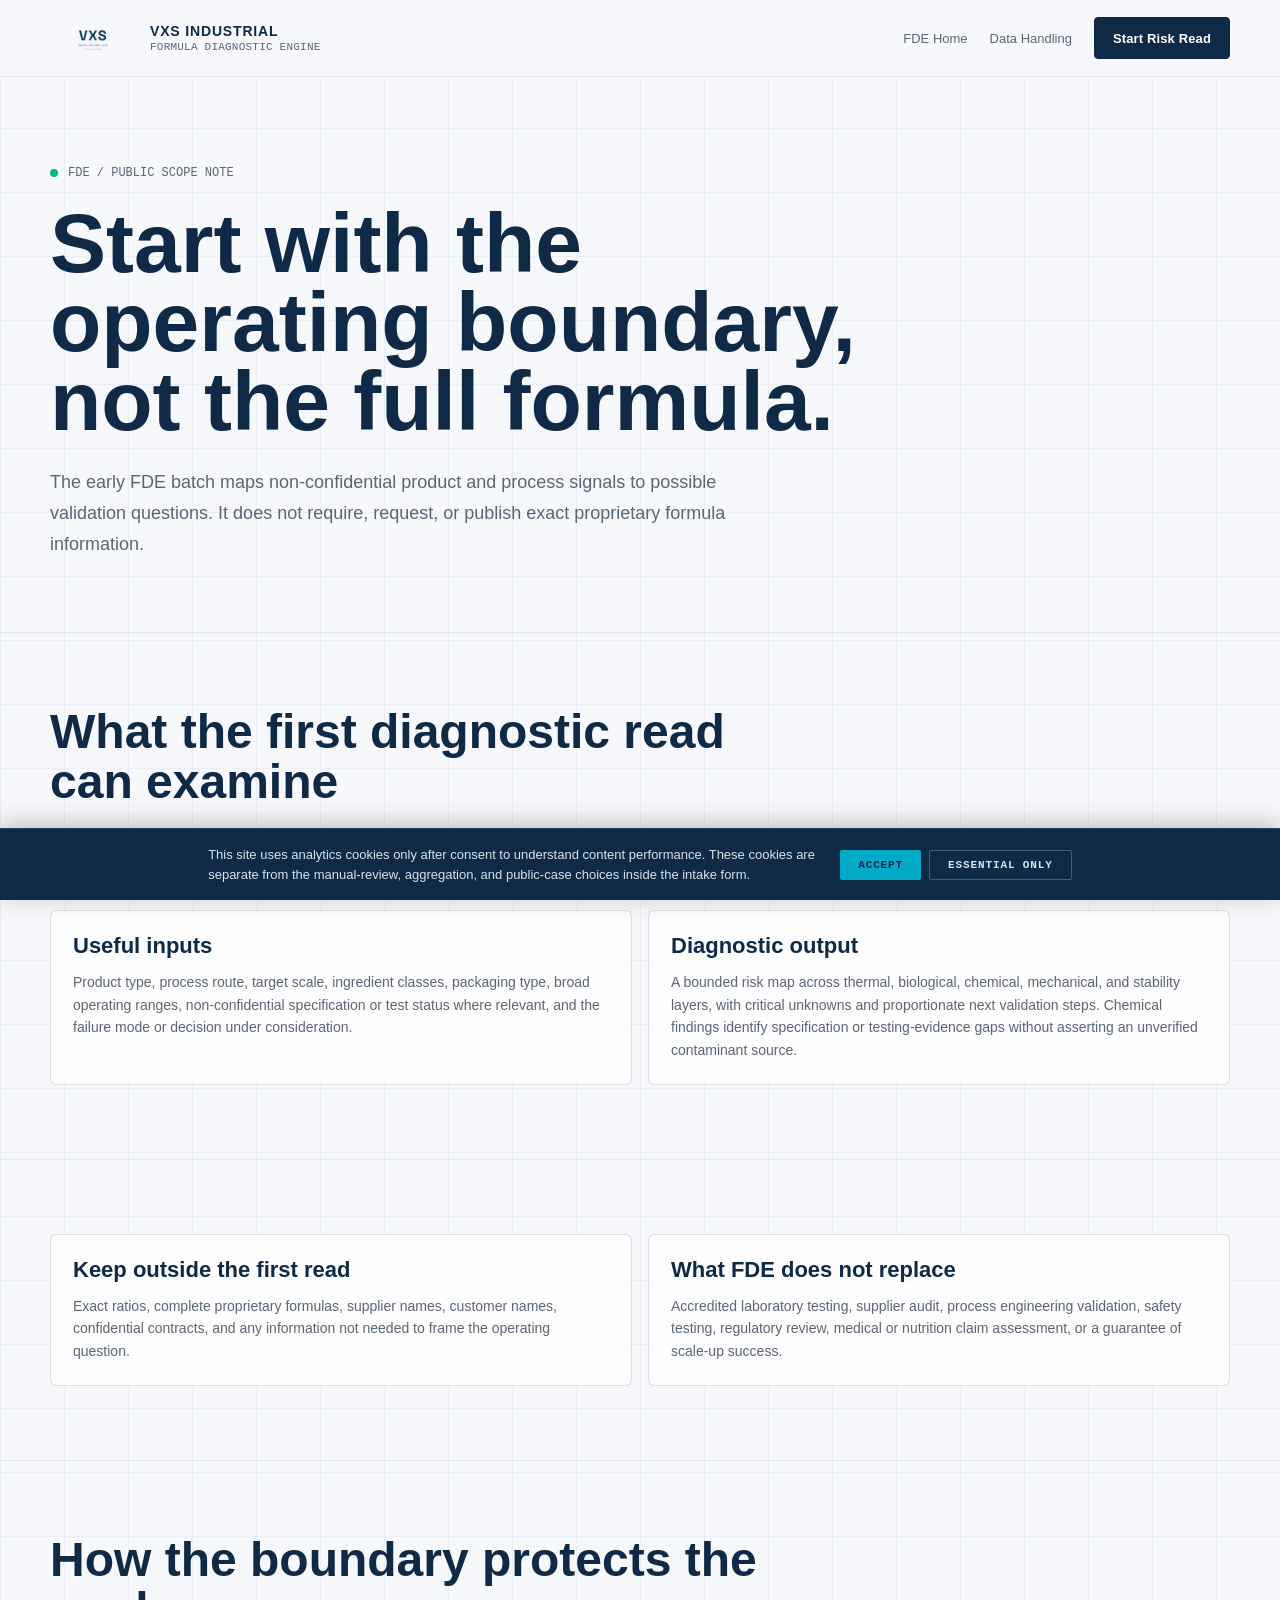
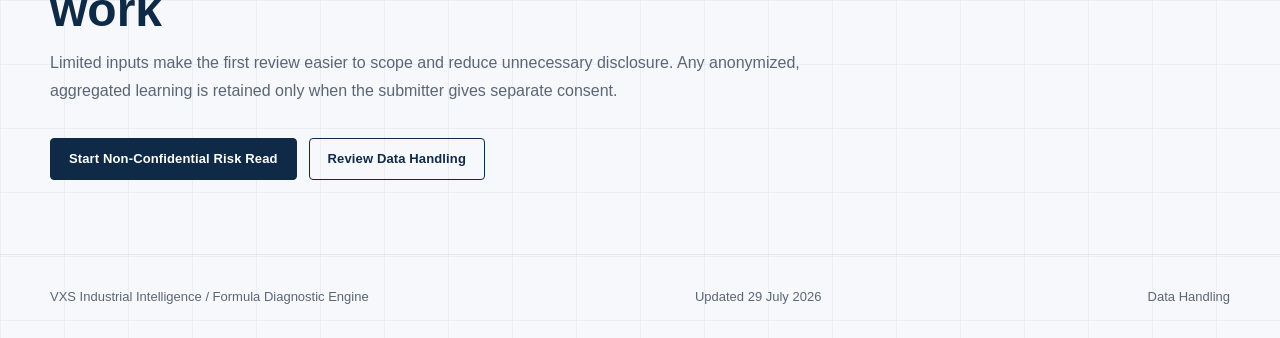
<file: diagnostic-scope.html>
<!DOCTYPE html>
<html lang="en"><head><meta charset="UTF-8"><meta name="viewport" content="width=device-width, initial-scale=1.0"><title>FDE Diagnostic Scope & Input Boundary | VXS Industrial Intelligence</title><meta name="description" content="What the Formula Diagnostic Engine can review in its early batch, what inputs to provide, and what information should remain outside the public intake."><link rel="canonical" href="https://fde.vxs.systems/diagnostic-scope.html"><meta property="og:type" content="article"><meta property="og:title" content="FDE Diagnostic Scope & Input Boundary | VXS Industrial Intelligence"><meta property="og:description" content="A controlled public guide to FDE scope, non-confidential inputs, and diagnostic limits."><meta property="og:url" content="https://fde.vxs.systems/diagnostic-scope.html"><meta name="twitter:card" content="summary"><meta name="twitter:title" content="FDE Diagnostic Scope & Input Boundary | VXS Industrial Intelligence"><meta name="twitter:description" content="A controlled public guide to FDE scope, non-confidential inputs, and diagnostic limits."><script type="application/ld+json">{"@context":"https://schema.org","@type":"Article","headline":"FDE Diagnostic Scope & Input Boundary","dateModified":"2026-07-29","author":{"@type":"Organization","name":"VXS Industrial Intelligence"},"mainEntityOfPage":"https://fde.vxs.systems/diagnostic-scope.html"}</script><link rel="stylesheet" href="styles.css"><script src="gdpr.js" defer></script></head><body><header class="site-header"><div class="shell nav"><a class="brand" href="index.html" aria-label="Formula Diagnostic Engine home"><img class="brand-mark" src="assets/vxs_logo_mark_v2.3_transparent.png" alt="VXS"><span class="brand-text"><span class="brand-name">VXS INDUSTRIAL</span><span class="brand-system">FORMULA DIAGNOSTIC ENGINE</span></span></a><nav class="nav-links" aria-label="Primary"><a href="index.html">FDE Home</a><a href="privacy.html">Data Handling</a><a class="button" href="intake.html">Start Risk Read</a></nav></div></header><main><section class="hero"><div class="shell"><div class="eyebrow">FDE / PUBLIC SCOPE NOTE</div><h1>Start with the operating boundary, not the full formula.</h1><p class="lead">The early FDE batch maps non-confidential product and process signals to possible validation questions. It does not require, request, or publish exact proprietary formula information.</p></div></section><section class="section"><div class="shell"><div class="section-heading"><h2>What the first diagnostic read can examine</h2><p>FDE is a protocol-assisted manual review for early-stage functional beverage, supplement, and nutritional product systems facing a scale-up, stability, process, or chemical-specification question.</p></div><div class="two-col"><article class="text-card"><h3>Useful inputs</h3><p>Product type, process route, target scale, ingredient classes, packaging type, broad operating ranges, non-confidential specification or test status where relevant, and the failure mode or decision under consideration.</p></article><article class="text-card"><h3>Diagnostic output</h3><p>A bounded risk map across thermal, biological, chemical, mechanical, and stability layers, with critical unknowns and proportionate next validation steps. Chemical findings identify specification or testing-evidence gaps without asserting an unverified contaminant source.</p></article></div></div></section><section class="section"><div class="shell two-col"><article class="text-card"><h3>Keep outside the first read</h3><p>Exact ratios, complete proprietary formulas, supplier names, customer names, confidential contracts, and any information not needed to frame the operating question.</p></article><article class="text-card"><h3>What FDE does not replace</h3><p>Accredited laboratory testing, supplier audit, process engineering validation, safety testing, regulatory review, medical or nutrition claim assessment, or a guarantee of scale-up success.</p></article></div></section><section class="section"><div class="shell"><div class="section-heading"><h2>How the boundary protects the work</h2><p>Limited inputs make the first review easier to scope and reduce unnecessary disclosure. Any anonymized, aggregated learning is retained only when the submitter gives separate consent.</p></div><div class="hero-actions"><a class="button" href="intake.html">Start Non-Confidential Risk Read</a><a class="button secondary" href="privacy.html">Review Data Handling</a></div></div></section></main><footer class="site-footer"><div class="shell footer-grid"><span><a href="https://vxs.systems/">VXS Industrial Intelligence</a> / Formula Diagnostic Engine</span><span>Updated 29 July 2026</span><span><a href="privacy.html">Data Handling</a></span></div></footer></body></html>
</file>
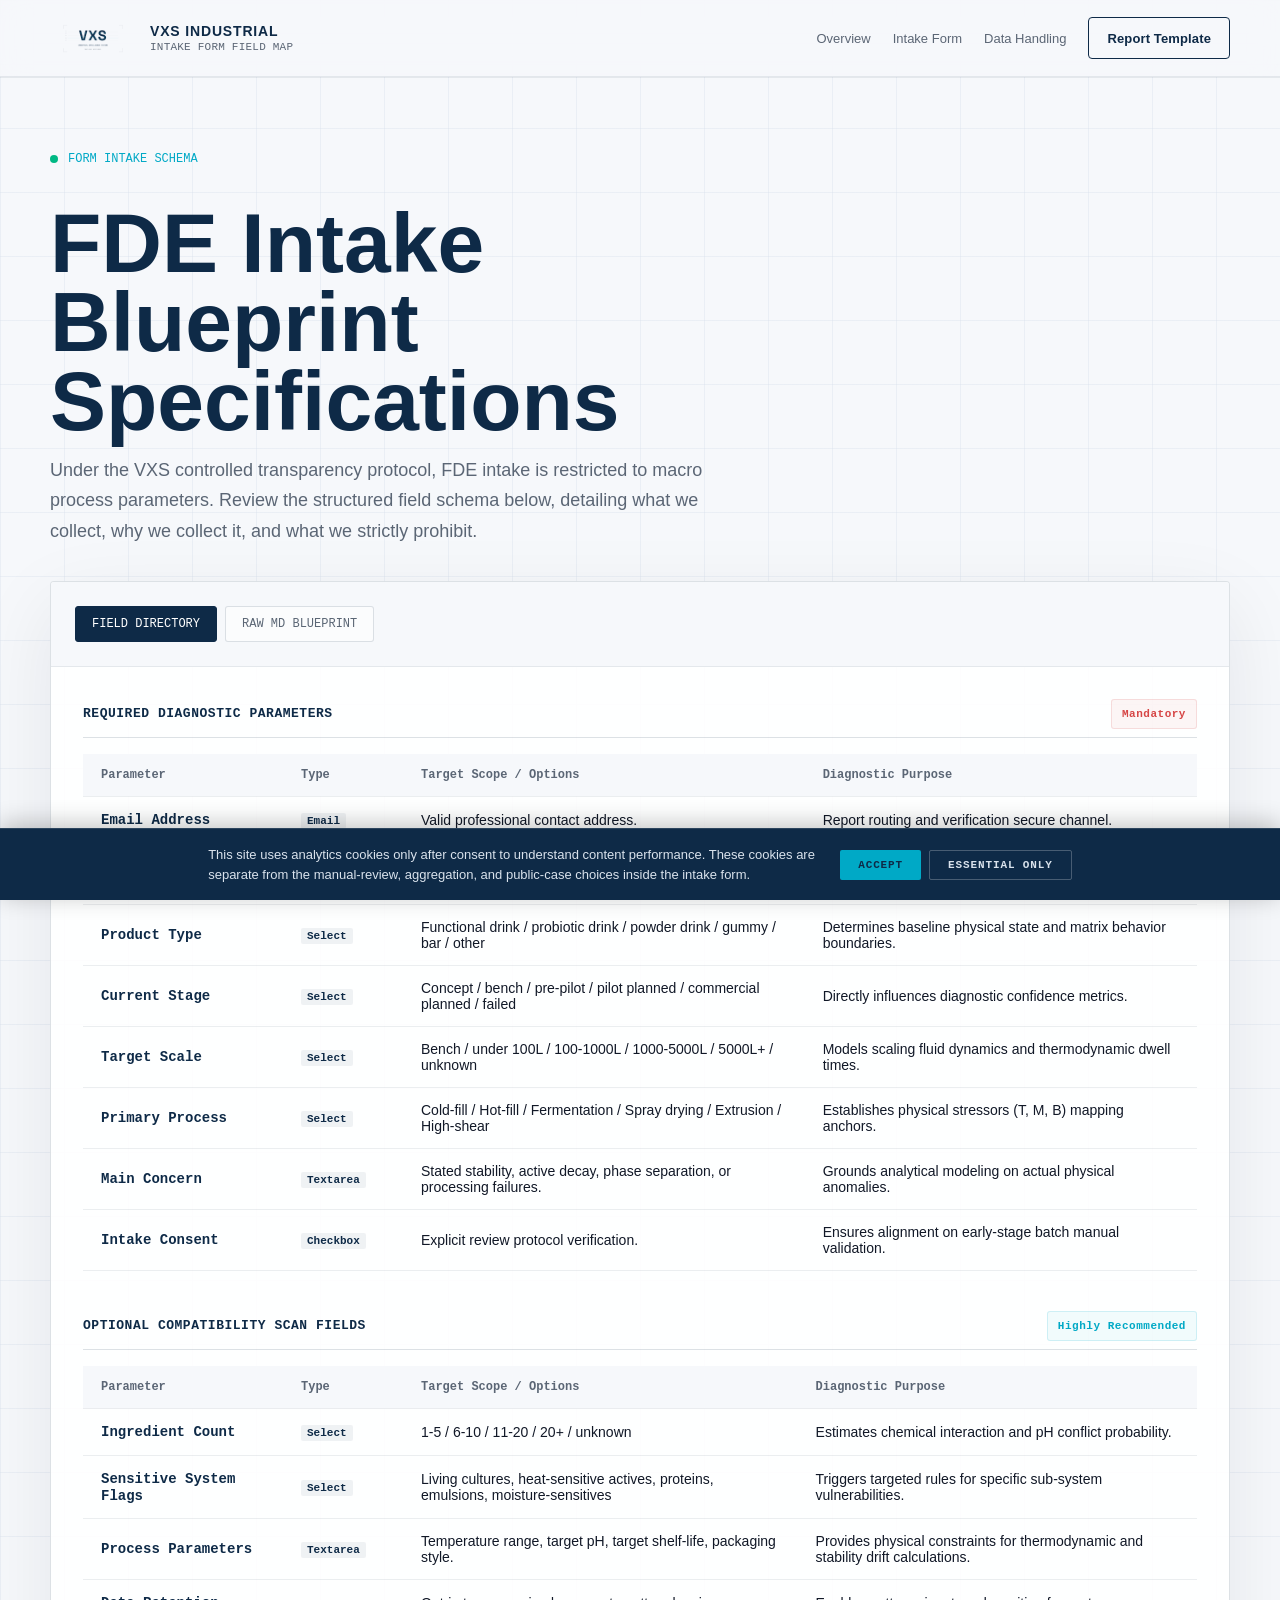
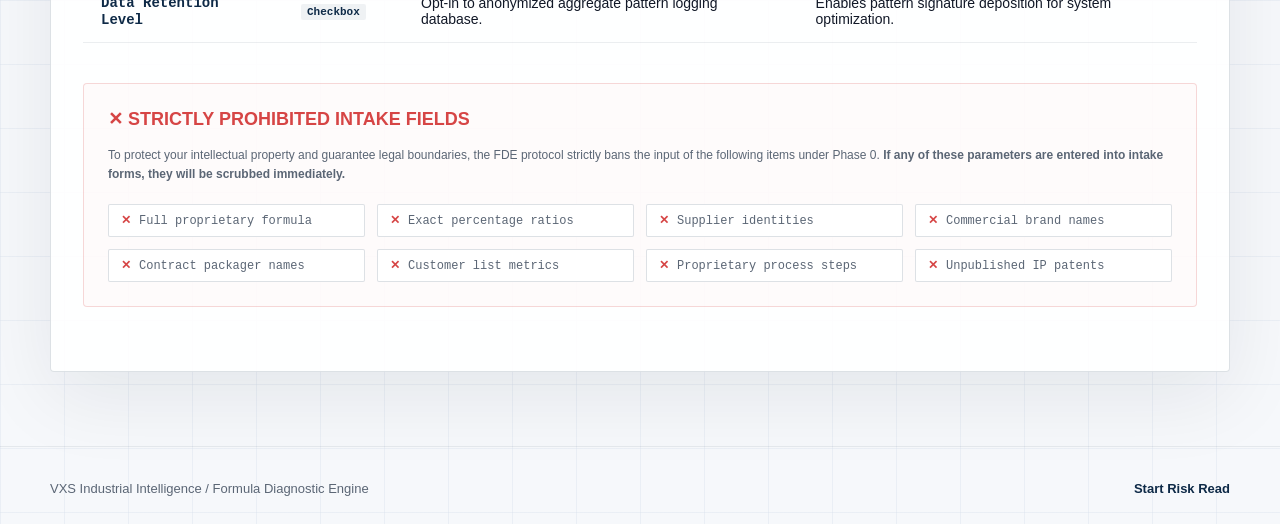
<file: field-map.html>
<!DOCTYPE html>
<html lang="en">
<head>
  <meta charset="UTF-8">
  <meta name="viewport" content="width=device-width, initial-scale=1.0">
  <title>Intake Form Field Map | VXS Industrial Intelligence</title>
  <meta name="description" content="Detailed field map specification for the VXS Formula Diagnostic Engine intake protocol.">
  <meta name="robots" content="noindex,follow">
  <link rel="canonical" href="https://fde.vxs.systems/field-map.html">
  <meta property="og:type" content="website">
  <meta property="og:title" content="Intake Form Field Map | VXS Industrial Intelligence">
  <meta property="og:description" content="Detailed field map specification for the VXS Formula Diagnostic Engine intake protocol.">
  <meta property="og:url" content="https://fde.vxs.systems/field-map.html">
  <meta property="og:site_name" content="VXS Industrial Intelligence">
  <meta property="og:image" content="https://fde.vxs.systems/assets/vxs_logo_mark_v2.3_transparent.png">
  <meta name="twitter:card" content="summary_large_image">
  <meta name="twitter:title" content="Intake Form Field Map | VXS Industrial Intelligence">
  <meta name="twitter:description" content="Detailed field map specification for the VXS Formula Diagnostic Engine intake protocol.">
  <meta name="twitter:image" content="https://fde.vxs.systems/assets/vxs_logo_mark_v2.3_transparent.png">
  <meta name="twitter:image:alt" content="VXS Industrial Intelligence logo">
  <script type="application/ld+json">
  {
    "@context": "https://schema.org",
    "@type": "WebPage",
    "name": "Intake Form Field Map",
    "url": "https://fde.vxs.systems/field-map.html",
    "isPartOf": { "@id": "https://fde.vxs.systems/#website" }
  }
  </script>
  <link rel="stylesheet" href="styles.css">
  <script src="gdpr.js" defer></script>
  <style>
    /* Custom Styling for Field Map Dashboard */
    .dashboard-container {
      margin-top: 32px;
      border: 1px solid var(--border);
      background: rgba(255, 255, 255, 0.88);
      border-radius: 4px;
      box-shadow: var(--shadow);
      overflow: hidden;
    }

    .dashboard-header {
      padding: 24px;
      border-bottom: 1px solid var(--soft-border);
      background: var(--industrial-white);
      display: flex;
      justify-content: space-between;
      align-items: center;
      flex-wrap: wrap;
      gap: 16px;
    }

    .dashboard-tabs {
      display: flex;
      gap: 8px;
    }

    .tab-btn {
      padding: 10px 16px;
      border: 1px solid var(--border);
      border-radius: 3px;
      background: rgba(255, 255, 255, 0.6);
      color: var(--structural-gray);
      font-family: "IBM Plex Mono", monospace;
      font-size: 12px;
      font-weight: 500;
      cursor: pointer;
      transition: all 0.2s ease;
    }

    .tab-btn.active {
      background: var(--system-navy);
      color: #fff;
      border-color: var(--system-navy);
    }

    .tab-btn:hover:not(.active) {
      background: rgba(255, 255, 255, 0.9);
      color: var(--system-navy);
    }

    .dashboard-body {
      padding: 32px;
    }

    .dashboard-view {
      display: none;
    }

    .dashboard-view.active {
      display: block;
    }

    /* Structured Field Map Table Styles */
    .field-table {
      width: 100%;
      border-collapse: collapse;
      margin-bottom: 40px;
      text-align: left;
    }

    .field-table th,
    .field-table td {
      padding: 14px 18px;
      border-bottom: 1px solid var(--soft-border);
      font-size: 14px;
    }

    .field-table th {
      font-family: "IBM Plex Mono", monospace;
      font-size: 12px;
      color: var(--structural-gray);
      font-weight: 600;
      background: var(--industrial-white);
    }

    .field-name {
      font-family: "IBM Plex Mono", monospace;
      font-weight: 700;
      color: var(--system-navy);
    }

    .field-type-badge {
      font-family: "IBM Plex Mono", monospace;
      font-size: 11px;
      font-weight: 600;
      padding: 2px 6px;
      background: rgba(14, 42, 71, 0.06);
      color: var(--system-navy);
      border-radius: 2px;
      display: inline-block;
    }

    .prohibited-card {
      border: 1px solid rgba(214, 69, 69, 0.2);
      background: rgba(214, 69, 69, 0.02);
      border-radius: 4px;
      padding: 24px;
      margin-bottom: 32px;
    }

    .prohibited-title {
      font-family: "Space Grotesk", sans-serif;
      font-size: 18px;
      font-weight: 700;
      color: var(--failure-red);
      margin-bottom: 16px;
      display: flex;
      align-items: center;
      gap: 8px;
    }

    .prohibited-grid {
      display: grid;
      grid-template-columns: repeat(4, 1fr);
      gap: 12px;
    }

    .prohibited-item {
      font-family: "IBM Plex Mono", monospace;
      font-size: 12px;
      color: var(--structural-gray);
      background: #fff;
      padding: 8px 12px;
      border: 1px solid var(--border);
      border-radius: 2px;
      display: flex;
      align-items: center;
      gap: 8px;
    }

    .prohibited-item::before {
      content: "✕";
      color: var(--failure-red);
      font-weight: bold;
    }

    .section-heading-sm {
      font-family: "IBM Plex Mono", monospace;
      font-size: 13px;
      font-weight: 700;
      letter-spacing: 0.04em;
      color: var(--system-navy);
      margin-bottom: 16px;
      border-bottom: 1px solid var(--border);
      padding-bottom: 8px;
      display: flex;
      justify-content: space-between;
      align-items: center;
    }

    /* Code View Styles */
    .code-display-wrapper {
      position: relative;
    }

    .copy-btn {
      position: absolute;
      top: 12px;
      right: 12px;
      background: rgba(14, 42, 71, 0.88);
      color: #fff;
      border: 0;
      padding: 6px 12px;
      font-family: "IBM Plex Mono", monospace;
      font-size: 11px;
      font-weight: 600;
      border-radius: 2px;
      cursor: pointer;
      transition: background 0.2s ease;
    }

    .copy-btn:hover {
      background: var(--precision-cyan);
    }

    .markdown-code-block {
      margin: 0;
      padding: 24px;
      background: #0f172a;
      color: #e2e8f0;
      border-radius: 4px;
      font-family: "IBM Plex Mono", monospace;
      font-size: 13px;
      line-height: 1.6;
      overflow-x: auto;
      white-space: pre;
    }

    @media (max-width: 900px) {
      .prohibited-grid {
        grid-template-columns: repeat(2, 1fr);
      }
    }
    @media (max-width: 600px) {
      .prohibited-grid {
        grid-template-columns: 1fr;
      }
      .dashboard-body {
        padding: 16px;
      }
    }
  </style>
</head>
<body>
  <header class="site-header">
    <div class="shell nav">
      <a class="brand" href="index.html" aria-label="VXS Industrial Intelligence">
        <img class="brand-mark" src="assets/vxs_logo_mark_v2.3_transparent.png" alt="VXS">
        <span class="brand-text">
          <span class="brand-name">VXS INDUSTRIAL</span>
          <span class="brand-system">INTAKE FORM FIELD MAP</span>
        </span>
      </a>
      <nav class="nav-links" aria-label="Primary">
        <a href="index.html">Overview</a>
        <a href="intake.html">Intake Form</a>
        <a href="privacy.html">Data Handling</a>
        <a class="button secondary" href="brief-template.html">Report Template</a>
      </nav>
    </div>
  </header>

  <main>
    <section class="section">
      <div class="shell">
        <div class="section-heading">
          <div class="eyebrow" style="color: var(--precision-cyan);">FORM INTAKE SCHEMA</div>
          <h1>FDE Intake Blueprint Specifications</h1>
          <p class="lead">Under the VXS controlled transparency protocol, FDE intake is restricted to macro process parameters. Review the structured field schema below, detailing what we collect, why we collect it, and what we strictly prohibit.</p>
        </div>

        <div class="dashboard-container">
          <div class="dashboard-header">
            <div class="dashboard-tabs">
              <button class="tab-btn active" onclick="switchTab('visual')">FIELD DIRECTORY</button>
              <button class="tab-btn" onclick="switchTab('raw')">RAW MD BLUEPRINT</button>
            </div>
          </div>

          <div class="dashboard-body">
            <!-- TAB 1: FIELD DIRECTORY -->
            <div id="view-visual" class="dashboard-view active">
              
              <!-- Section 1: Required Fields -->
              <div class="section-heading-sm">
                <span>REQUIRED DIAGNOSTIC PARAMETERS</span>
                <span class="tag" style="background: rgba(214, 69, 69, 0.05); color: var(--failure-red); border-color: rgba(214, 69, 69, 0.15);">Mandatory</span>
              </div>
              <table class="field-table">
                <thead>
                  <tr>
                    <th style="width: 200px;">Parameter</th>
                    <th style="width: 120px;">Type</th>
                    <th>Target Scope / Options</th>
                    <th>Diagnostic Purpose</th>
                  </tr>
                </thead>
                <tbody>
                  <tr>
                    <td><span class="field-name">Email Address</span></td>
                    <td><span class="field-type-badge">Email</span></td>
                    <td>Valid professional contact address.</td>
                    <td>Report routing and verification secure channel.</td>
                  </tr>
                  <tr>
                    <td><span class="field-name">Your Role</span></td>
                    <td><span class="field-type-badge">Select</span></td>
                    <td>Founder / Formulator / Consultant / R&D / Other</td>
                    <td>Calibrates report vocabulary and recommendation context.</td>
                  </tr>
                  <tr>
                    <td><span class="field-name">Product Type</span></td>
                    <td><span class="field-type-badge">Select</span></td>
                    <td>Functional drink / probiotic drink / powder drink / gummy / bar / other</td>
                    <td>Determines baseline physical state and matrix behavior boundaries.</td>
                  </tr>
                  <tr>
                    <td><span class="field-name">Current Stage</span></td>
                    <td><span class="field-type-badge">Select</span></td>
                    <td>Concept / bench / pre-pilot / pilot planned / commercial planned / failed</td>
                    <td>Directly influences diagnostic confidence metrics.</td>
                  </tr>
                  <tr>
                    <td><span class="field-name">Target Scale</span></td>
                    <td><span class="field-type-badge">Select</span></td>
                    <td>Bench / under 100L / 100-1000L / 1000-5000L / 5000L+ / unknown</td>
                    <td>Models scaling fluid dynamics and thermodynamic dwell times.</td>
                  </tr>
                  <tr>
                    <td><span class="field-name">Primary Process</span></td>
                    <td><span class="field-type-badge">Select</span></td>
                    <td>Cold-fill / Hot-fill / Fermentation / Spray drying / Extrusion / High-shear</td>
                    <td>Establishes physical stressors (T, M, B) mapping anchors.</td>
                  </tr>
                  <tr>
                    <td><span class="field-name">Main Concern</span></td>
                    <td><span class="field-type-badge">Textarea</span></td>
                    <td>Stated stability, active decay, phase separation, or processing failures.</td>
                    <td>Grounds analytical modeling on actual physical anomalies.</td>
                  </tr>
                  <tr>
                    <td><span class="field-name">Intake Consent</span></td>
                    <td><span class="field-type-badge">Checkbox</span></td>
                    <td>Explicit review protocol verification.</td>
                    <td>Ensures alignment on early-stage batch manual validation.</td>
                  </tr>
                </tbody>
              </table>

              <!-- Section 2: Optional Fields -->
              <div class="section-heading-sm">
                <span>OPTIONAL COMPATIBILITY SCAN FIELDS</span>
                <span class="tag" style="background: rgba(0, 169, 198, 0.05); color: var(--precision-cyan); border-color: rgba(0, 169, 198, 0.15);">Highly Recommended</span>
              </div>
              <table class="field-table">
                <thead>
                  <tr>
                    <th style="width: 200px;">Parameter</th>
                    <th style="width: 120px;">Type</th>
                    <th>Target Scope / Options</th>
                    <th>Diagnostic Purpose</th>
                  </tr>
                </thead>
                <tbody>
                  <tr>
                    <td><span class="field-name">Ingredient Count</span></td>
                    <td><span class="field-type-badge">Select</span></td>
                    <td>1-5 / 6-10 / 11-20 / 20+ / unknown</td>
                    <td>Estimates chemical interaction and pH conflict probability.</td>
                  </tr>
                  <tr>
                    <td><span class="field-name">Sensitive System Flags</span></td>
                    <td><span class="field-type-badge">Select</span></td>
                    <td>Living cultures, heat-sensitive actives, proteins, emulsions, moisture-sensitives</td>
                    <td>Triggers targeted rules for specific sub-system vulnerabilities.</td>
                  </tr>
                  <tr>
                    <td><span class="field-name">Process Parameters</span></td>
                    <td><span class="field-type-badge">Textarea</span></td>
                    <td>Temperature range, target pH, target shelf-life, packaging style.</td>
                    <td>Provides physical constraints for thermodynamic and stability drift calculations.</td>
                  </tr>
                  <tr>
                    <td><span class="field-name">Data Retention Level</span></td>
                    <td><span class="field-type-badge">Checkbox</span></td>
                    <td>Opt-in to anonymized aggregate pattern logging database.</td>
                    <td>Enables pattern signature deposition for system optimization.</td>
                  </tr>
                </tbody>
              </table>

              <!-- Section 3: Prohibited Fields (Trust Defense Line 1) -->
              <div class="prohibited-card">
                <div class="prohibited-title">
                  <span style="font-family: 'Space Grotesk', sans-serif;">✕ STRICTLY PROHIBITED INTAKE FIELDS</span>
                </div>
                <p class="fine-print" style="margin-bottom: 20px; color: var(--structural-gray);">
                  To protect your intellectual property and guarantee legal boundaries, the FDE protocol strictly bans the input of the following items under Phase 0. <strong>If any of these parameters are entered into intake forms, they will be scrubbed immediately.</strong>
                </p>
                <div class="prohibited-grid">
                  <div class="prohibited-item">Full proprietary formula</div>
                  <div class="prohibited-item">Exact percentage ratios</div>
                  <div class="prohibited-item">Supplier identities</div>
                  <div class="prohibited-item">Commercial brand names</div>
                  <div class="prohibited-item">Contract packager names</div>
                  <div class="prohibited-item">Customer list metrics</div>
                  <div class="prohibited-item">Proprietary process steps</div>
                  <div class="prohibited-item">Unpublished IP patents</div>
                </div>
              </div>

            </div>

            <!-- TAB 2: RAW MD BLUEPRINT -->
            <div id="view-raw" class="dashboard-view">
              <div class="code-display-wrapper">
                <button class="copy-btn" onclick="copyBlueprint()">COPY FIELD MAP</button>
                <pre class="markdown-code-block"><code id="raw-markdown-content"># FDE Intake Form Field Map

**Version**: Phase 0 Launch MVP  
**Purpose**: Use this as the field blueprint for the static intake page, Tally, Typeform, or any future form tool.

---

## Required Fields

| Field | Type | Options / Guidance | Why It Matters |
| --- | --- | --- | --- |
| Email | Email | Report delivery only | Required for delivery |
| Role | Select | Founder / Formulator / Consultant / R&D / Other | Helps tune report language |
| Product Type | Select | Functional beverage / probiotic beverage / mushroom or adaptogen drink / powder supplement / gummy / bar / other | Defines initial risk context |
| Current Stage | Select | Concept / bench / pre-pilot / pilot planned / commercial planned / already failed | Determines confidence level |
| Target Scale | Select | Bench / under 100 / 100-1000 / 1000-5000 / 5000+ / unknown | Drives scale-up risk |
| Primary Process | Select | Cold process / hot-fill / fermentation / spray drying / extrusion / high-shear / unknown | Maps to T/B/M layers |
| Main Concern | Long text | User-stated failure concern | Keeps diagnosis grounded |
| Manual Review Consent | Checkbox, required | Must be explicit | Required for trust and accuracy |

---

## Optional Fields

| Field | Type | Guidance |
| --- | --- | --- |
| Ingredient Count Range | Select | 1-5 / 6-10 / 11-20 / 20+ / unknown |
| Sensitive System Flags | Select | Living cultures, heat-sensitive actives, proteins, emulsion, moisture-sensitive actives, multiple |
| Optional Process Parameters | Long text | Temperature range, pH range, target shelf-life, packaging type, process sequence |
| Aggregation Consent | Checkbox, default off | Allows anonymized pattern log retention |
| Public Case Consent | Checkbox, default off | Allows public anonymized case only after separate preview/approval |

---

## Fields Not To Ask For In Phase 0

- Full formula
- Exact ingredient percentages
- Supplier names
- Customer names
- Brand name
- Manufacturing contract details
- Proprietary processing instructions
- Medical or regulatory claims

---

## Tally / Typeform Setup Notes

Use the same field order as the static intake page:

1. Contact and role
2. Product snapshot
3. Process and scale
4. Sensitivity flags
5. Main concern
6. Optional process ranges
7. Consent checkboxes

Recommended submit confirmation:

```text
Your FDE early risk scan request has been received.

This is a protocol-assisted manual review. If selected for the early batch,
you will receive a diagnostic brief focused on T/B/C/M/S risk layers.
```</code></pre>
              </div>
            </div>

          </div>
        </div>

      </div>
    </section>
  </main>

  <footer class="site-footer">
    <div class="shell footer-grid">
      <span>VXS Industrial Intelligence / Formula Diagnostic Engine</span>
      <a href="intake.html" style="font-weight: bold; color: var(--system-navy);">Start Risk Read</a>
    </div>
  </footer>

  <script>
    // Tab Switching Logic
    function switchTab(tabId) {
      document.querySelectorAll('.tab-btn').forEach(btn => btn.classList.remove('active'));
      document.querySelectorAll('.dashboard-view').forEach(view => view.classList.remove('active'));
      
      if (tabId === 'visual') {
        document.querySelectorAll('.tab-btn')[0].classList.add('active');
        document.getElementById('view-visual').classList.add('active');
      } else {
        document.querySelectorAll('.tab-btn')[1].classList.add('active');
        document.getElementById('view-raw').classList.add('active');
      }
    }

    // Copy Raw Markdown to Clipboard
    function copyBlueprint() {
      const codeElement = document.getElementById('raw-markdown-content');
      const text = codeElement.innerText;
      
      navigator.clipboard.writeText(text).then(() => {
        const copyBtn = document.querySelector('.copy-btn');
        copyBtn.innerText = "COPIED!";
        setTimeout(() => {
          copyBtn.innerText = "COPY FIELD MAP";
        }, 2000);
      }).catch(err => {
        alert("Clipboard copy failed. Please select and copy manually.");
      });
    }
  </script>
</body>
</html>
</file>
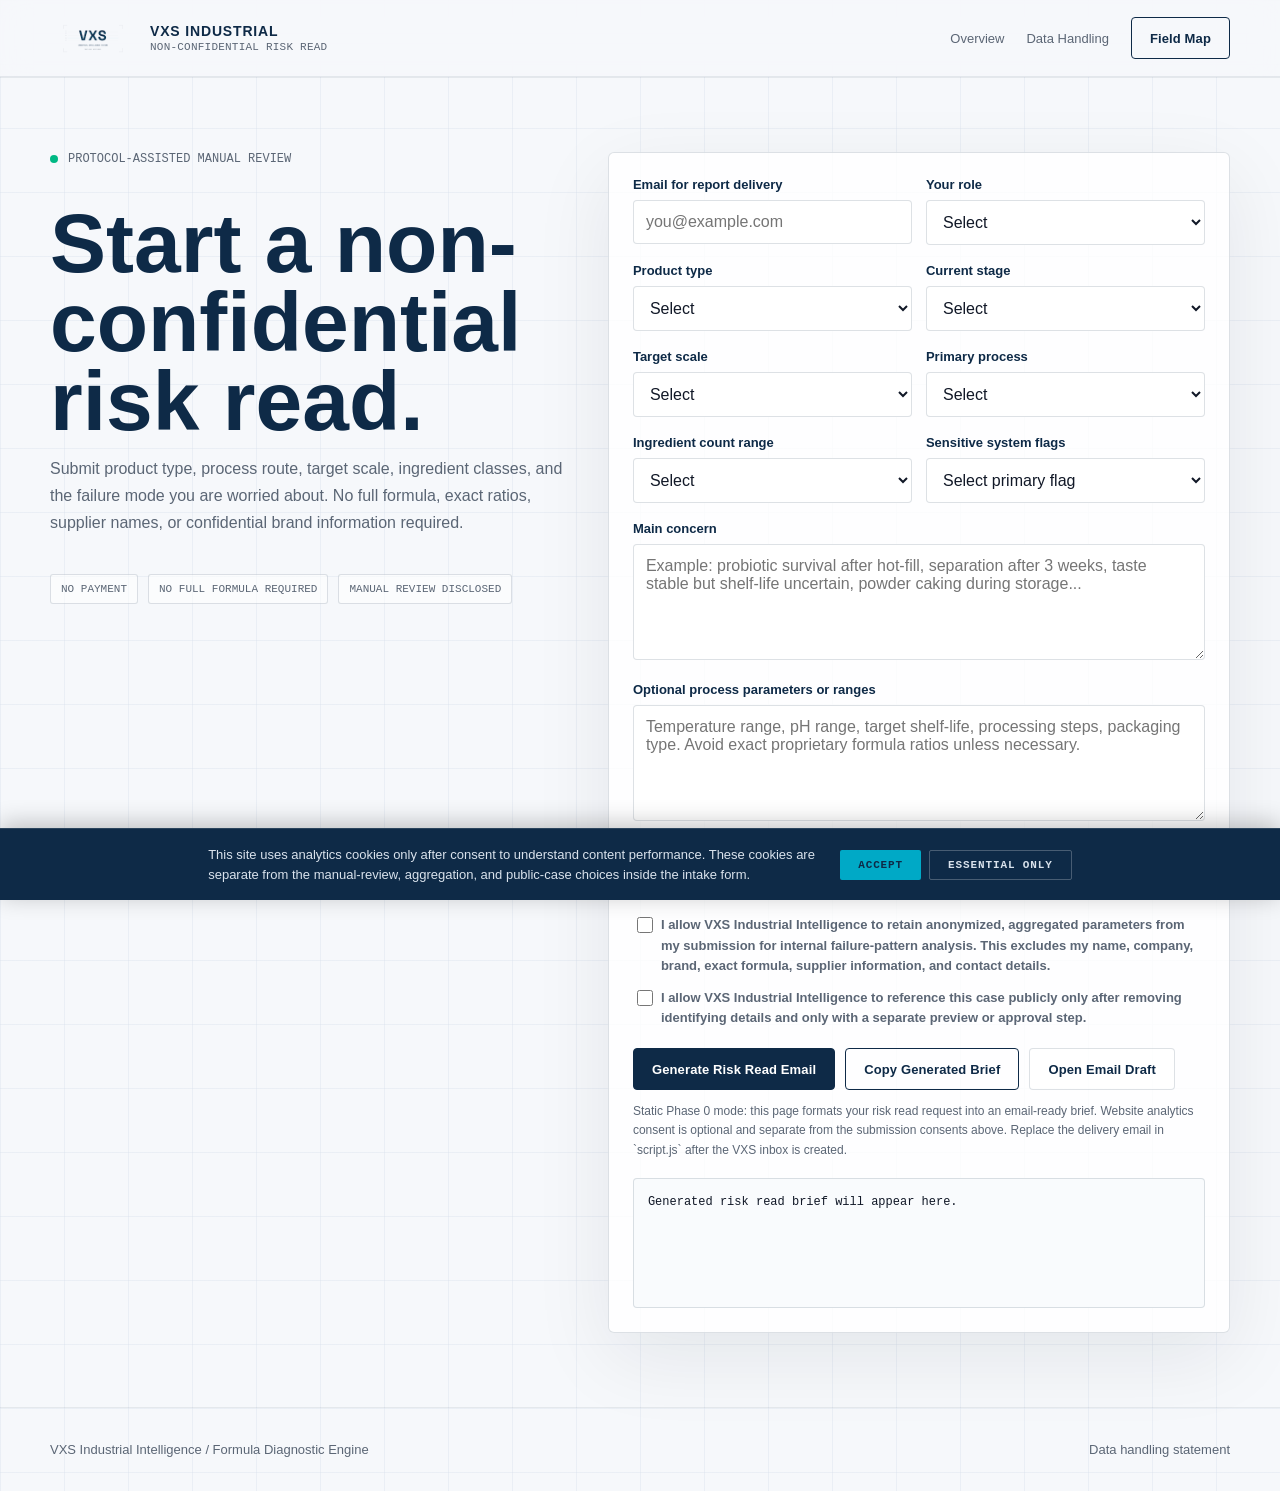
<file: intake.html>
<!DOCTYPE html>
<html lang="en">
<head>
  <meta charset="UTF-8">
  <meta name="viewport" content="width=device-width, initial-scale=1.0">
  <title>Non-Confidential Risk Read Intake | VXS Industrial Intelligence</title>
  <meta name="description" content="Start a non-confidential FDE risk read. No full formula required.">
  <meta name="robots" content="noindex,follow">
  <link rel="canonical" href="https://fde.vxs.systems/intake.html">
  <meta property="og:type" content="website">
  <meta property="og:title" content="Non-Confidential Risk Read Intake | VXS Industrial Intelligence">
  <meta property="og:description" content="Start a non-confidential FDE risk read. No full formula required.">
  <meta property="og:url" content="https://fde.vxs.systems/intake.html">
  <meta property="og:site_name" content="VXS Industrial Intelligence">
  <meta property="og:image" content="https://fde.vxs.systems/assets/vxs_logo_mark_v2.3_transparent.png">
  <meta name="twitter:card" content="summary_large_image">
  <meta name="twitter:title" content="Non-Confidential Risk Read Intake | VXS Industrial Intelligence">
  <meta name="twitter:description" content="Start a non-confidential FDE risk read. No full formula required.">
  <meta name="twitter:image" content="https://fde.vxs.systems/assets/vxs_logo_mark_v2.3_transparent.png">
  <meta name="twitter:image:alt" content="VXS Industrial Intelligence logo">
  <script type="application/ld+json">
  {
    "@context": "https://schema.org",
    "@type": "WebPage",
    "name": "Non-Confidential Risk Read Intake",
    "url": "https://fde.vxs.systems/intake.html",
    "isPartOf": { "@id": "https://fde.vxs.systems/#website" }
  }
  </script>
  <link rel="stylesheet" href="styles.css">
  <script src="gdpr.js" defer></script>
</head>
<body>
  <header class="site-header">
    <div class="shell nav">
      <a class="brand" href="https://vxs.systems/" aria-label="VXS Industrial Intelligence">
        <img class="brand-mark" src="assets/vxs_logo_mark_v2.3_transparent.png" alt="VXS">
        <span class="brand-text">
          <span class="brand-name">VXS INDUSTRIAL</span>
          <span class="brand-system">NON-CONFIDENTIAL RISK READ</span>
        </span>
      </a>
      <nav class="nav-links" aria-label="Primary">
        <a href="index.html">Overview</a>
        <a href="privacy.html">Data Handling</a>
        <a class="button secondary" href="field-map.html">Field Map</a>
      </nav>
    </div>
  </header>

  <main>
    <section class="section">
      <div class="shell form-shell">
        <div class="section-heading">
          <div class="eyebrow">PROTOCOL-ASSISTED MANUAL REVIEW</div>
          <h1>Start a non-confidential risk read.</h1>
          <p>Submit product type, process route, target scale, ingredient classes, and the failure mode you are worried about. No full formula, exact ratios, supplier names, or confidential brand information required.</p>
          <div class="note-row">
            <span class="tag">NO PAYMENT</span>
            <span class="tag">NO FULL FORMULA REQUIRED</span>
            <span class="tag">MANUAL REVIEW DISCLOSED</span>
          </div>
        </div>

        <form class="form-panel" id="fde-intake">
          <div class="field-grid">
            <div class="field">
              <label for="email">Email for report delivery</label>
              <input id="email" name="email" type="email" placeholder="you@example.com" required>
            </div>
            <div class="field">
              <label for="role">Your role</label>
              <select id="role" name="role" required>
                <option value="">Select</option>
                <option>Founder / operator</option>
                <option>Formulator</option>
                <option>Consultant</option>
                <option>R&D / technical</option>
                <option>Other</option>
              </select>
            </div>
          </div>

          <div class="field-grid">
            <div class="field">
              <label for="productType">Product type</label>
              <select id="productType" name="productType" required>
                <option value="">Select</option>
                <option>Functional beverage</option>
                <option>Probiotic beverage</option>
                <option>Mushroom / adaptogen drink</option>
                <option>Powder supplement</option>
                <option>Gummy / chewable supplement</option>
                <option>Protein / nutrition bar</option>
                <option>Other sensitive product system</option>
              </select>
            </div>
            <div class="field">
              <label for="stage">Current stage</label>
              <select id="stage" name="stage" required>
                <option value="">Select</option>
                <option>Concept / bench formulation</option>
                <option>Bench prototype</option>
                <option>Pre-pilot</option>
                <option>Pilot run planned</option>
                <option>Commercial run planned</option>
                <option>Already failed during scale-up</option>
              </select>
            </div>
          </div>

          <div class="field-grid">
            <div class="field">
              <label for="scale">Target scale</label>
              <select id="scale" name="scale" required>
                <option value="">Select</option>
                <option>Bench only</option>
                <option>Under 100 L / kg</option>
                <option>100-1,000 L / kg</option>
                <option>1,000-5,000 L / kg</option>
                <option>5,000 L / kg+</option>
                <option>Unknown</option>
              </select>
            </div>
            <div class="field">
              <label for="process">Primary process</label>
              <select id="process" name="process" required>
                <option value="">Select</option>
                <option>Cold-fill / cold process</option>
                <option>Hot-fill / pasteurization</option>
                <option>Fermentation</option>
                <option>Spray drying</option>
                <option>Extrusion</option>
                <option>High-shear mixing / homogenization</option>
                <option>Unknown / not selected</option>
              </select>
            </div>
          </div>

          <div class="field-grid">
            <div class="field">
              <label for="ingredientCount">Ingredient count range</label>
              <select id="ingredientCount" name="ingredientCount">
                <option value="">Select</option>
                <option>1-5</option>
                <option>6-10</option>
                <option>11-20</option>
                <option>20+</option>
                <option>Unknown</option>
              </select>
            </div>
            <div class="field">
              <label for="sensitive">Sensitive system flags</label>
              <select id="sensitive" name="sensitive">
                <option value="">Select primary flag</option>
                <option>Living cultures / probiotics</option>
                <option>Heat-sensitive actives</option>
                <option>Proteins / peptides</option>
                <option>Emulsion / suspension</option>
                <option>Moisture-sensitive actives</option>
                <option>Multiple sensitive systems</option>
              </select>
            </div>
          </div>

          <div class="field">
            <label for="concern">Main concern</label>
            <textarea id="concern" name="concern" placeholder="Example: probiotic survival after hot-fill, separation after 3 weeks, taste stable but shelf-life uncertain, powder caking during storage..." required></textarea>
          </div>

          <div class="field">
            <label for="parameters">Optional process parameters or ranges</label>
            <textarea id="parameters" name="parameters" placeholder="Temperature range, pH range, target shelf-life, processing steps, packaging type. Avoid exact proprietary formula ratios unless necessary."></textarea>
          </div>

          <label class="checkbox">
            <input type="checkbox" id="manualConsent" required>
            <span>I understand that this early diagnostic batch is reviewed through a protocol-assisted manual process. My submission will be used to generate my diagnostic brief and will not be shared publicly without separate permission.</span>
          </label>
          <label class="checkbox">
            <input type="checkbox" id="aggregateConsent">
            <span>I allow VXS Industrial Intelligence to retain anonymized, aggregated parameters from my submission for internal failure-pattern analysis. This excludes my name, company, brand, exact formula, supplier information, and contact details.</span>
          </label>
          <label class="checkbox">
            <input type="checkbox" id="publicConsent">
            <span>I allow VXS Industrial Intelligence to reference this case publicly only after removing identifying details and only with a separate preview or approval step.</span>
          </label>

          <div class="form-actions">
            <button class="button" type="submit">Generate Risk Read Email</button>
            <button class="button secondary" type="button" id="copy-output">Copy Generated Brief</button>
            <a class="button ghost" id="email-link" href="#">Open Email Draft</a>
          </div>
          <p class="fine-print">Static Phase 0 mode: this page formats your risk read request into an email-ready brief. Website analytics consent is optional and separate from the submission consents above. Replace the delivery email in `script.js` after the VXS inbox is created.</p>
          <div class="output-box" id="output">Generated risk read brief will appear here.</div>
        </form>
      </div>
    </section>
  </main>

  <footer class="site-footer">
    <div class="shell footer-grid">
      <span><a href="https://vxs.systems/">VXS Industrial Intelligence</a> / Formula Diagnostic Engine</span>
      <a href="privacy.html">Data handling statement</a>
    </div>
  </footer>

  <script src="script.js"></script>
</body>
</html>
</file>
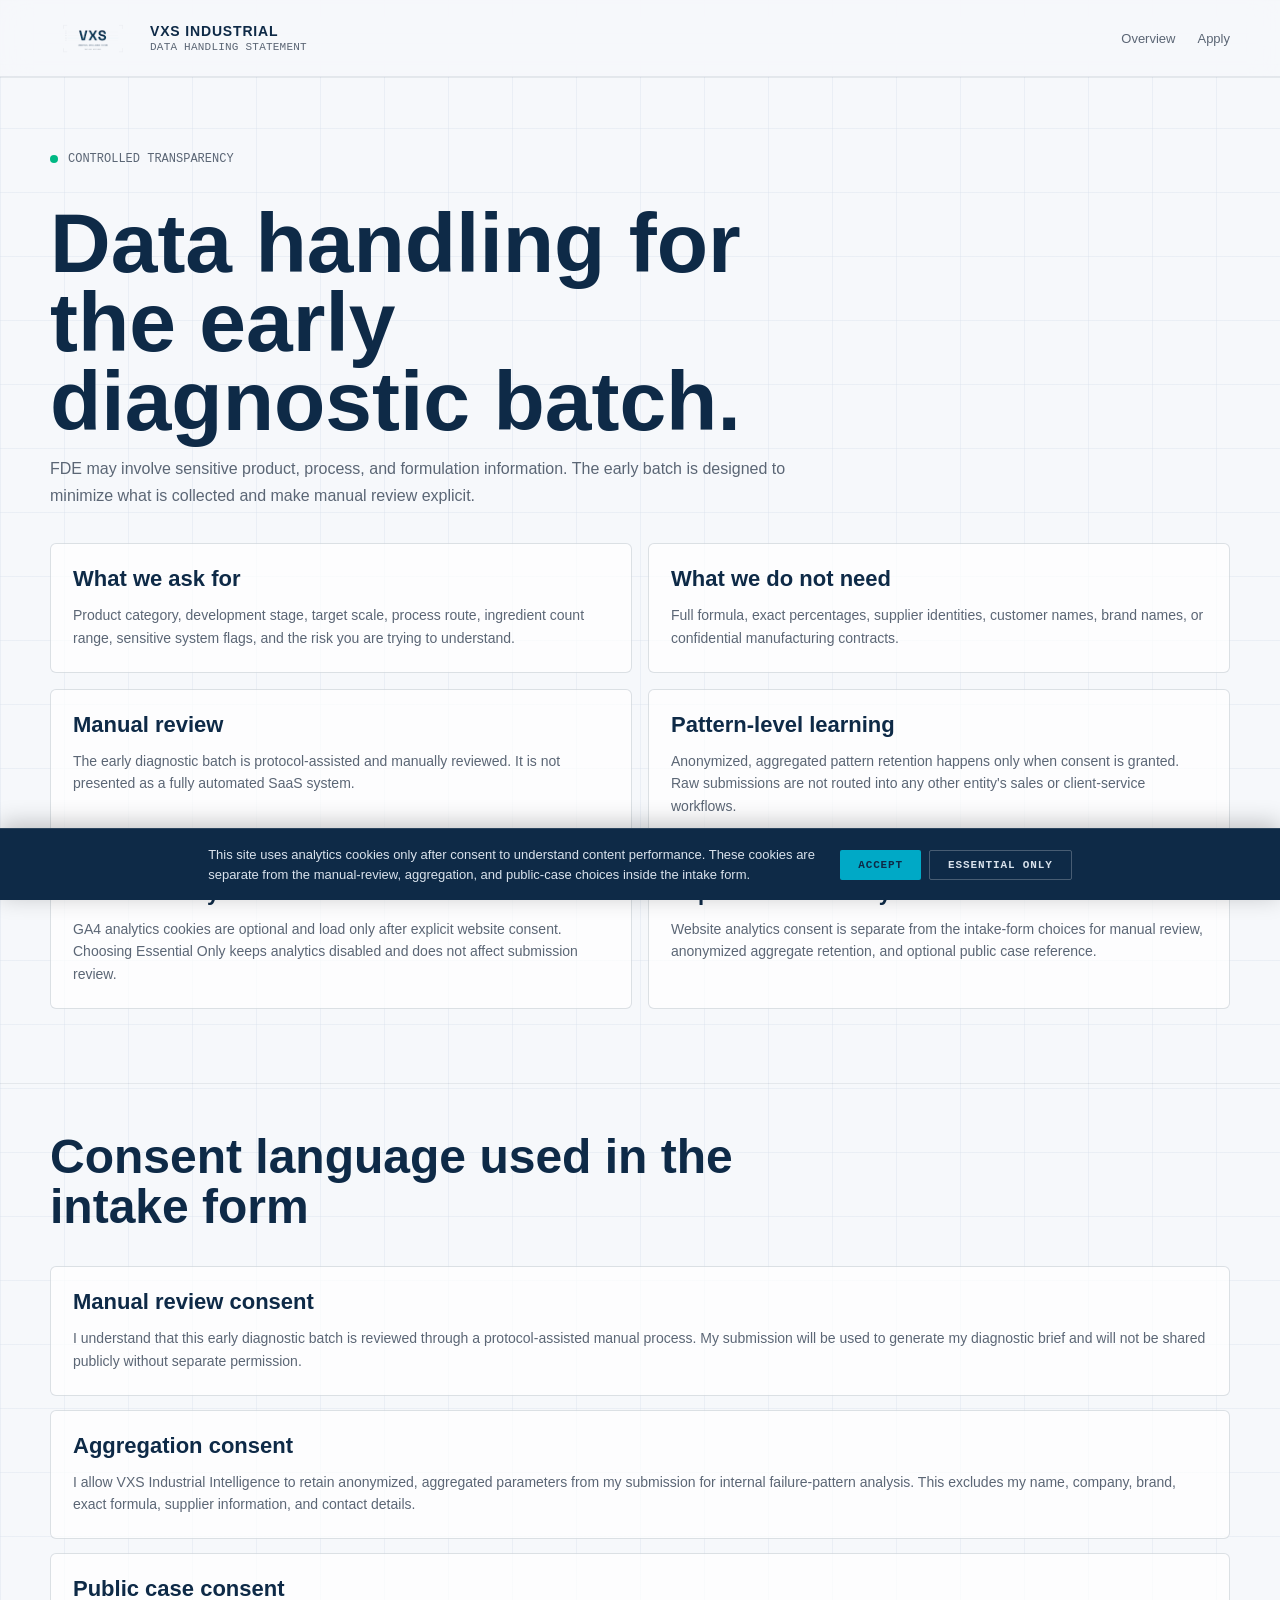
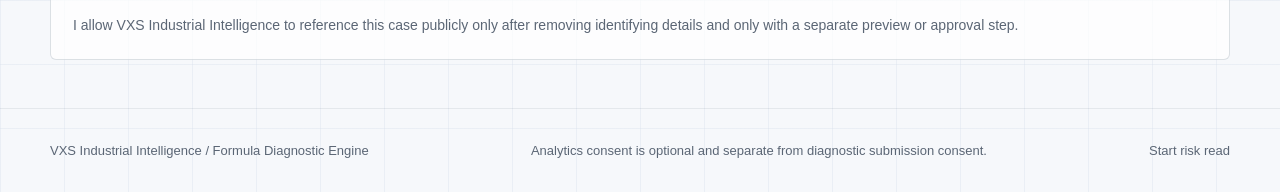
<file: privacy.html>
<!DOCTYPE html>
<html lang="en">
<head>
  <meta charset="UTF-8">
  <meta name="viewport" content="width=device-width, initial-scale=1.0">
  <title>Data Handling | Formula Diagnostic Engine</title>
  <meta name="description" content="How VXS Industrial Intelligence handles early FDE submissions.">
  <meta name="robots" content="noindex,follow">
  <link rel="canonical" href="https://fde.vxs.systems/privacy.html">
  <meta property="og:type" content="website">
  <meta property="og:title" content="Data Handling | Formula Diagnostic Engine">
  <meta property="og:description" content="How VXS Industrial Intelligence handles early FDE submissions.">
  <meta property="og:url" content="https://fde.vxs.systems/privacy.html">
  <meta property="og:site_name" content="VXS Industrial Intelligence">
  <meta property="og:image" content="https://fde.vxs.systems/assets/vxs_logo_mark_v2.3_transparent.png">
  <meta name="twitter:card" content="summary_large_image">
  <meta name="twitter:title" content="Data Handling | Formula Diagnostic Engine">
  <meta name="twitter:description" content="How VXS handles early FDE submissions.">
  <meta name="twitter:image" content="https://fde.vxs.systems/assets/vxs_logo_mark_v2.3_transparent.png">
  <meta name="twitter:image:alt" content="VXS Industrial Intelligence logo">
  <script type="application/ld+json">
  {
    "@context": "https://schema.org",
    "@type": "WebPage",
    "name": "Data Handling | Formula Diagnostic Engine",
    "url": "https://fde.vxs.systems/privacy.html",
    "isPartOf": { "@id": "https://fde.vxs.systems/#website" }
  }
  </script>
  <link rel="stylesheet" href="styles.css">
  <script src="gdpr.js" defer></script>
</head>
<body>
  <header class="site-header">
    <div class="shell nav">
      <a class="brand" href="https://vxs.systems/" aria-label="VXS Industrial Intelligence">
        <img class="brand-mark" src="assets/vxs_logo_mark_v2.3_transparent.png" alt="VXS">
        <span class="brand-text">
          <span class="brand-name">VXS INDUSTRIAL</span>
          <span class="brand-system">DATA HANDLING STATEMENT</span>
        </span>
      </a>
      <nav class="nav-links" aria-label="Primary">
        <a href="index.html">Overview</a>
        <a href="intake.html">Apply</a>
      </nav>
    </div>
  </header>

  <main>
    <section class="section">
      <div class="shell">
        <div class="section-heading">
          <div class="eyebrow">CONTROLLED TRANSPARENCY</div>
          <h1>Data handling for the early diagnostic batch.</h1>
          <p>FDE may involve sensitive product, process, and formulation information. The early batch is designed to minimize what is collected and make manual review explicit.</p>
        </div>
        <div class="two-col">
          <article class="text-card">
            <h3>What we ask for</h3>
            <p>Product category, development stage, target scale, process route, ingredient count range, sensitive system flags, and the risk you are trying to understand.</p>
          </article>
          <article class="text-card">
            <h3>What we do not need</h3>
            <p>Full formula, exact percentages, supplier identities, customer names, brand names, or confidential manufacturing contracts.</p>
          </article>
          <article class="text-card">
            <h3>Manual review</h3>
            <p>The early diagnostic batch is protocol-assisted and manually reviewed. It is not presented as a fully automated SaaS system.</p>
          </article>
          <article class="text-card">
            <h3>Pattern-level learning</h3>
            <p>Anonymized, aggregated pattern retention happens only when consent is granted. Raw submissions are not routed into any other entity's sales or client-service workflows.</p>
          </article>
          <article class="text-card">
            <h3>Website analytics</h3>
            <p>GA4 analytics cookies are optional and load only after explicit website consent. Choosing Essential Only keeps analytics disabled and does not affect submission review.</p>
          </article>
          <article class="text-card">
            <h3>Separate consent layers</h3>
            <p>Website analytics consent is separate from the intake-form choices for manual review, anonymized aggregate retention, and optional public case reference.</p>
          </article>
        </div>
      </div>
    </section>

    <section class="section compact">
      <div class="shell">
        <div class="section-heading">
          <h2>Consent language used in the intake form</h2>
        </div>
        <div class="text-card">
          <h3>Manual review consent</h3>
          <p>I understand that this early diagnostic batch is reviewed through a protocol-assisted manual process. My submission will be used to generate my diagnostic brief and will not be shared publicly without separate permission.</p>
        </div>
        <div class="text-card" style="margin-top: 14px;">
          <h3>Aggregation consent</h3>
          <p>I allow VXS Industrial Intelligence to retain anonymized, aggregated parameters from my submission for internal failure-pattern analysis. This excludes my name, company, brand, exact formula, supplier information, and contact details.</p>
        </div>
        <div class="text-card" style="margin-top: 14px;">
          <h3>Public case consent</h3>
          <p>I allow VXS Industrial Intelligence to reference this case publicly only after removing identifying details and only with a separate preview or approval step.</p>
        </div>
      </div>
    </section>
  </main>

  <footer class="site-footer">
    <div class="shell footer-grid">
      <span><a href="https://vxs.systems/">VXS Industrial Intelligence</a> / Formula Diagnostic Engine</span>
      <span>Analytics consent is optional and separate from diagnostic submission consent.</span>
      <a href="intake.html">Start risk read</a>
    </div>
  </footer>
</body>
</html>
</file>
<file: styles.css>
:root {
  --industrial-white: #f6f8fb;
  --surface: #ffffff;
  --system-navy: #0e2a47;
  --graphite: #111827;
  --structural-gray: #5b6675;
  --grid-gray: #d9e2ec;
  --precision-cyan: #00a9c6;
  --signal-mint: #00b884;
  --hazard-amber: #ff8a00;
  --failure-red: #d64545;
  --border: rgba(14, 42, 71, 0.14);
  --soft-border: rgba(14, 42, 71, 0.08);
  --shadow: 0 24px 80px rgba(17, 24, 39, 0.08);
}

* {
  box-sizing: border-box;
}

html {
  scroll-behavior: smooth;
}

body {
  margin: 0;
  min-height: 100vh;
  font-family: "IBM Plex Sans", "Inter", "Segoe UI", Arial, sans-serif;
  color: var(--graphite);
  background:
    linear-gradient(to right, rgba(217, 226, 236, 0.42) 1px, transparent 1px),
    linear-gradient(to bottom, rgba(217, 226, 236, 0.42) 1px, transparent 1px),
    var(--industrial-white);
  background-size: 64px 64px;
}

a {
  color: inherit;
  text-decoration: none;
}

.shell {
  width: min(1180px, calc(100vw - 40px));
  margin: 0 auto;
}

.site-header {
  position: sticky;
  top: 0;
  z-index: 20;
  border-bottom: 1px solid var(--soft-border);
  background: rgba(246, 248, 251, 0.88);
  backdrop-filter: blur(14px);
}

.nav {
  min-height: 76px;
  display: flex;
  align-items: center;
  justify-content: space-between;
  gap: 24px;
}

.brand {
  display: flex;
  align-items: center;
  gap: 14px;
}

.brand-mark {
  width: 86px;
  height: auto;
  display: block;
}

.brand-text {
  display: grid;
  gap: 2px;
}

.brand-name {
  font-family: "Space Grotesk", "IBM Plex Sans", sans-serif;
  font-size: 14px;
  font-weight: 700;
  letter-spacing: 0.06em;
  color: var(--system-navy);
}

.brand-system {
  font-family: "IBM Plex Mono", "SFMono-Regular", Consolas, monospace;
  font-size: 11px;
  color: var(--structural-gray);
  letter-spacing: 0.02em;
}

.nav-links {
  display: flex;
  align-items: center;
  gap: 22px;
  font-size: 13px;
  color: var(--structural-gray);
}

.nav-links a:hover {
  color: var(--system-navy);
}

.button {
  display: inline-flex;
  align-items: center;
  justify-content: center;
  min-height: 42px;
  padding: 0 18px;
  border: 1px solid var(--system-navy);
  border-radius: 4px;
  background: var(--system-navy);
  color: #fff;
  font-size: 13px;
  font-weight: 700;
  letter-spacing: 0.01em;
  cursor: pointer;
}

.button:hover {
  transform: translateY(-1px);
}

.button.secondary {
  background: transparent;
  color: var(--system-navy);
}

.button.ghost {
  border-color: var(--border);
  background: rgba(255, 255, 255, 0.5);
  color: var(--system-navy);
}

.hero {
  padding: 86px 0 72px;
}

.hero-grid {
  display: grid;
  grid-template-columns: minmax(0, 1.08fr) minmax(360px, 0.82fr);
  gap: 44px;
  align-items: center;
}

.eyebrow {
  display: inline-flex;
  align-items: center;
  gap: 10px;
  margin-bottom: 24px;
  font-family: "IBM Plex Mono", "SFMono-Regular", Consolas, monospace;
  font-size: 12px;
  color: var(--structural-gray);
}

.eyebrow::before {
  content: "";
  width: 8px;
  height: 8px;
  background: var(--signal-mint);
  border-radius: 50%;
}

h1,
h2,
h3 {
  margin: 0;
  color: var(--system-navy);
  font-family: "Space Grotesk", "IBM Plex Sans", sans-serif;
  letter-spacing: 0;
}

h1 {
  max-width: 860px;
  font-size: clamp(44px, 7vw, 84px);
  line-height: 0.94;
}

.lead {
  max-width: 700px;
  margin: 26px 0 0;
  font-size: 18px;
  line-height: 1.72;
  color: var(--structural-gray);
}

.hero-actions {
  display: flex;
  flex-wrap: wrap;
  gap: 12px;
  margin-top: 34px;
}

.note-row {
  display: flex;
  flex-wrap: wrap;
  gap: 10px;
  margin-top: 24px;
}

.tag {
  display: inline-flex;
  align-items: center;
  min-height: 30px;
  padding: 0 10px;
  border: 1px solid var(--border);
  border-radius: 3px;
  background: rgba(255, 255, 255, 0.54);
  font-family: "IBM Plex Mono", "SFMono-Regular", Consolas, monospace;
  font-size: 11px;
  color: var(--structural-gray);
}

.diagnostic-panel {
  border: 1px solid var(--border);
  background: rgba(255, 255, 255, 0.78);
  box-shadow: var(--shadow);
}

.panel-header {
  display: flex;
  align-items: center;
  justify-content: space-between;
  gap: 16px;
  padding: 18px 18px 14px;
  border-bottom: 1px solid var(--soft-border);
}

.panel-title {
  font-family: "IBM Plex Mono", "SFMono-Regular", Consolas, monospace;
  font-size: 12px;
  color: var(--system-navy);
}

.status-pill {
  font-family: "IBM Plex Mono", "SFMono-Regular", Consolas, monospace;
  font-size: 11px;
  color: var(--signal-mint);
}

.risk-stack {
  padding: 18px;
}

.risk-row {
  display: grid;
  grid-template-columns: 36px 1fr auto;
  align-items: center;
  gap: 14px;
  min-height: 52px;
  border-bottom: 1px solid var(--soft-border);
}

.risk-row:last-child {
  border-bottom: 0;
}

.risk-code {
  font-family: "IBM Plex Mono", "SFMono-Regular", Consolas, monospace;
  font-weight: 700;
  color: var(--system-navy);
}

.risk-name {
  font-size: 14px;
  color: var(--graphite);
}

.risk-state {
  font-family: "IBM Plex Mono", "SFMono-Regular", Consolas, monospace;
  font-size: 11px;
  color: var(--structural-gray);
}

.section {
  padding: 74px 0;
  border-top: 1px solid var(--soft-border);
}

.section.compact {
  padding: 48px 0;
}

.section-heading {
  display: grid;
  gap: 14px;
  max-width: 760px;
  margin-bottom: 34px;
}

.section-heading h2 {
  font-size: clamp(30px, 4vw, 48px);
  line-height: 1.05;
}

.section-heading p {
  margin: 0;
  color: var(--structural-gray);
  line-height: 1.7;
}

.matrix {
  display: grid;
  grid-template-columns: repeat(5, minmax(0, 1fr));
  gap: 12px;
}

.matrix-card,
.text-card,
.process-step {
  border: 1px solid var(--border);
  background: rgba(255, 255, 255, 0.72);
  border-radius: 6px;
}

.matrix-card {
  min-height: 184px;
  padding: 18px;
}

.matrix-code {
  font-family: "IBM Plex Mono", "SFMono-Regular", Consolas, monospace;
  font-size: 13px;
  font-weight: 700;
  color: var(--precision-cyan);
}

.matrix-card h3 {
  margin-top: 18px;
  font-size: 19px;
}

.matrix-card p,
.text-card p,
.process-step p {
  margin: 12px 0 0;
  color: var(--structural-gray);
  line-height: 1.62;
  font-size: 14px;
}

.two-col {
  display: grid;
  grid-template-columns: repeat(2, minmax(0, 1fr));
  gap: 16px;
}

.text-card {
  padding: 22px;
}

.text-card h3 {
  font-size: 22px;
}

.process {
  display: grid;
  grid-template-columns: repeat(4, minmax(0, 1fr));
  gap: 12px;
}

.process-step {
  padding: 18px;
}

.step-index {
  font-family: "IBM Plex Mono", "SFMono-Regular", Consolas, monospace;
  font-size: 12px;
  color: var(--precision-cyan);
}

.process-step h3 {
  margin-top: 18px;
  font-size: 18px;
}

.form-shell {
  display: grid;
  grid-template-columns: minmax(0, 0.92fr) minmax(420px, 1.08fr);
  gap: 28px;
  align-items: start;
}

.form-panel {
  border: 1px solid var(--border);
  border-radius: 6px;
  background: rgba(255, 255, 255, 0.82);
  box-shadow: var(--shadow);
  padding: 24px;
}

label {
  display: block;
  margin-bottom: 8px;
  color: var(--system-navy);
  font-size: 13px;
  font-weight: 700;
}

input,
select,
textarea {
  width: 100%;
  border: 1px solid var(--border);
  border-radius: 4px;
  background: #fff;
  color: var(--graphite);
  font: inherit;
  padding: 12px 12px;
}

textarea {
  min-height: 116px;
  resize: vertical;
}

.field {
  margin-bottom: 18px;
}

.field-grid {
  display: grid;
  grid-template-columns: repeat(2, minmax(0, 1fr));
  gap: 14px;
}

.checkbox {
  display: grid;
  grid-template-columns: 18px 1fr;
  gap: 10px;
  align-items: start;
  margin: 12px 0;
  color: var(--structural-gray);
  font-size: 13px;
  line-height: 1.55;
}

.checkbox input {
  width: 16px;
  height: 16px;
  margin-top: 2px;
}

.form-actions {
  display: flex;
  flex-wrap: wrap;
  gap: 10px;
  margin-top: 20px;
}

.output-box {
  margin-top: 18px;
  border: 1px solid var(--border);
  border-radius: 4px;
  background: #f9fbfd;
  padding: 14px;
  min-height: 130px;
  white-space: pre-wrap;
  font-family: "IBM Plex Mono", "SFMono-Regular", Consolas, monospace;
  font-size: 12px;
  line-height: 1.55;
  color: var(--graphite);
}

.fine-print {
  font-size: 12px;
  color: var(--structural-gray);
  line-height: 1.6;
}

.site-footer {
  padding: 34px 0;
  border-top: 1px solid var(--soft-border);
  color: var(--structural-gray);
  font-size: 13px;
}

.footer-grid {
  display: flex;
  align-items: center;
  justify-content: space-between;
  gap: 18px;
}

@media (max-width: 940px) {
  .hero-grid,
  .form-shell,
  .two-col {
    grid-template-columns: 1fr;
  }

  .matrix,
  .process {
    grid-template-columns: repeat(2, minmax(0, 1fr));
  }

  .nav-links {
    display: none;
  }
}

@media (max-width: 620px) {
  .shell {
    width: min(100vw - 28px, 1180px);
  }

  .hero {
    padding-top: 52px;
  }

  .matrix,
  .process,
  .field-grid {
    grid-template-columns: 1fr;
  }

  .brand-system {
    display: none;
  }
}
</file>
